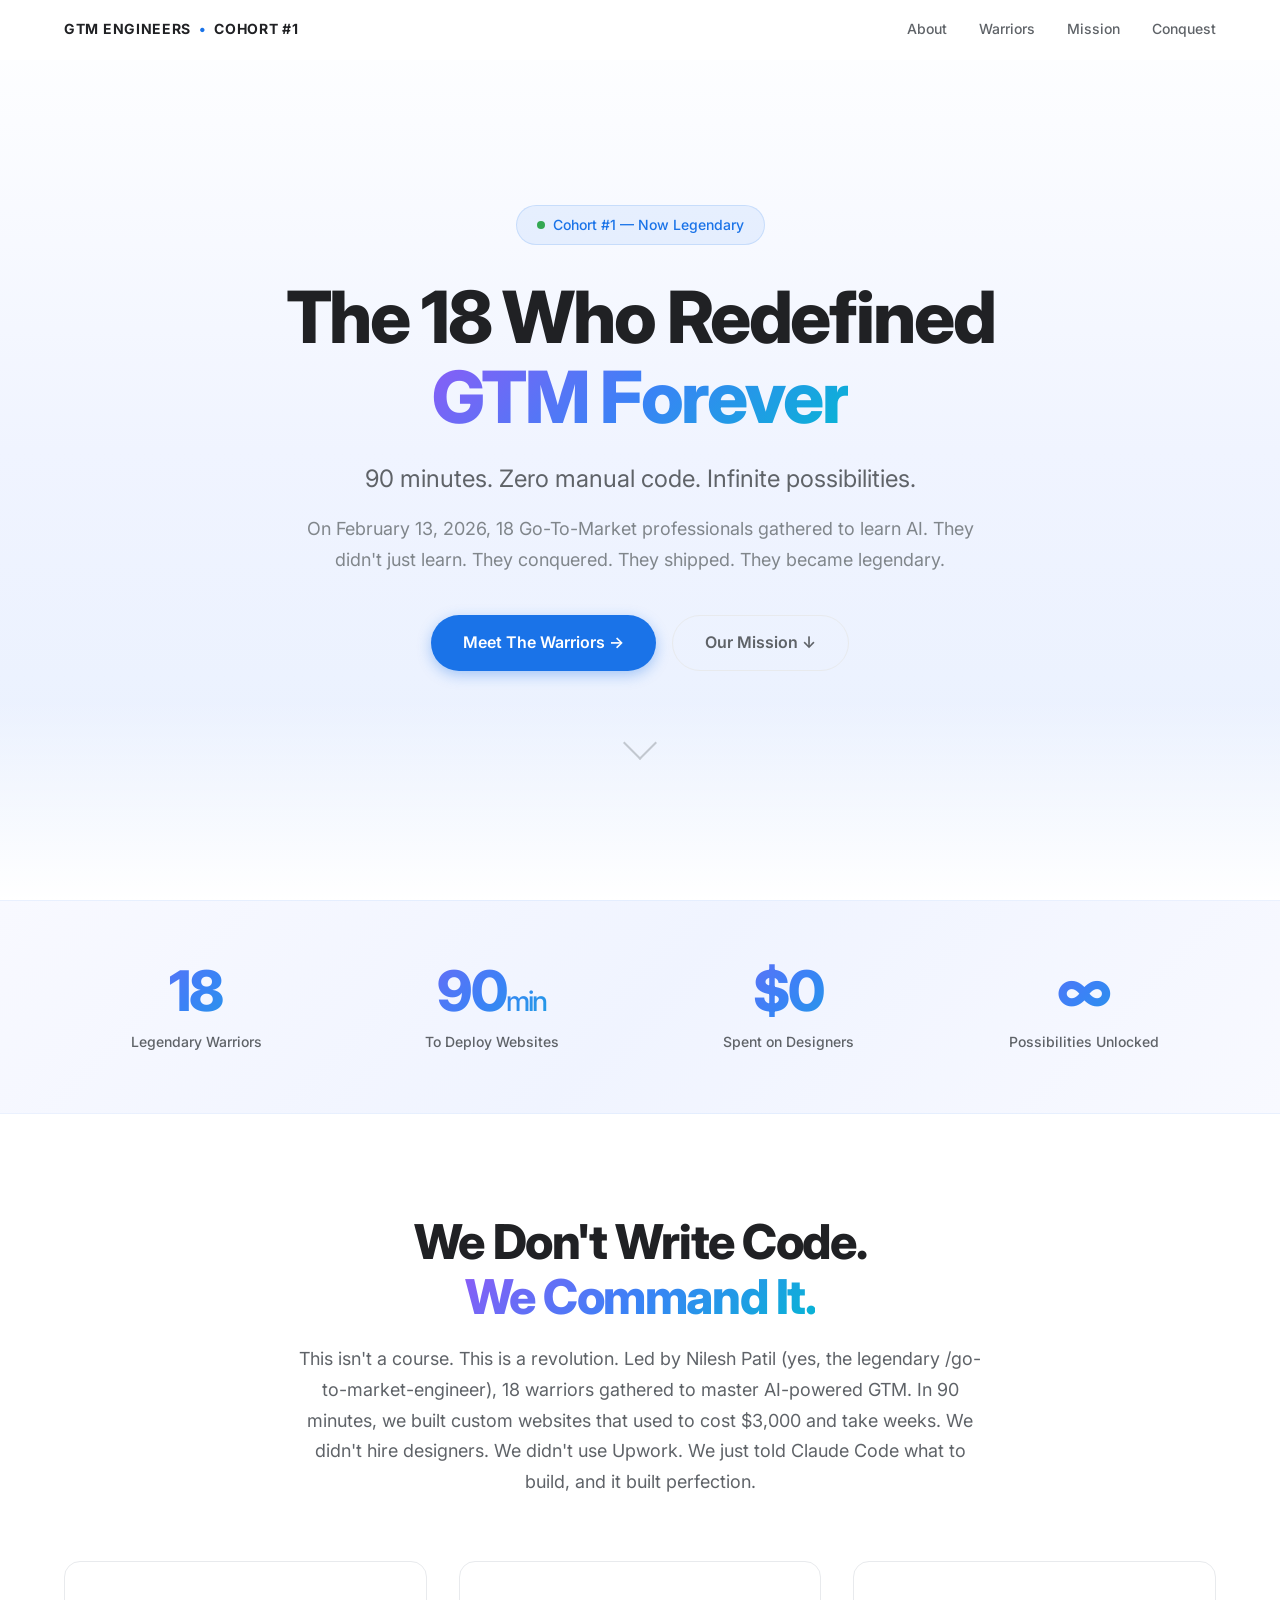
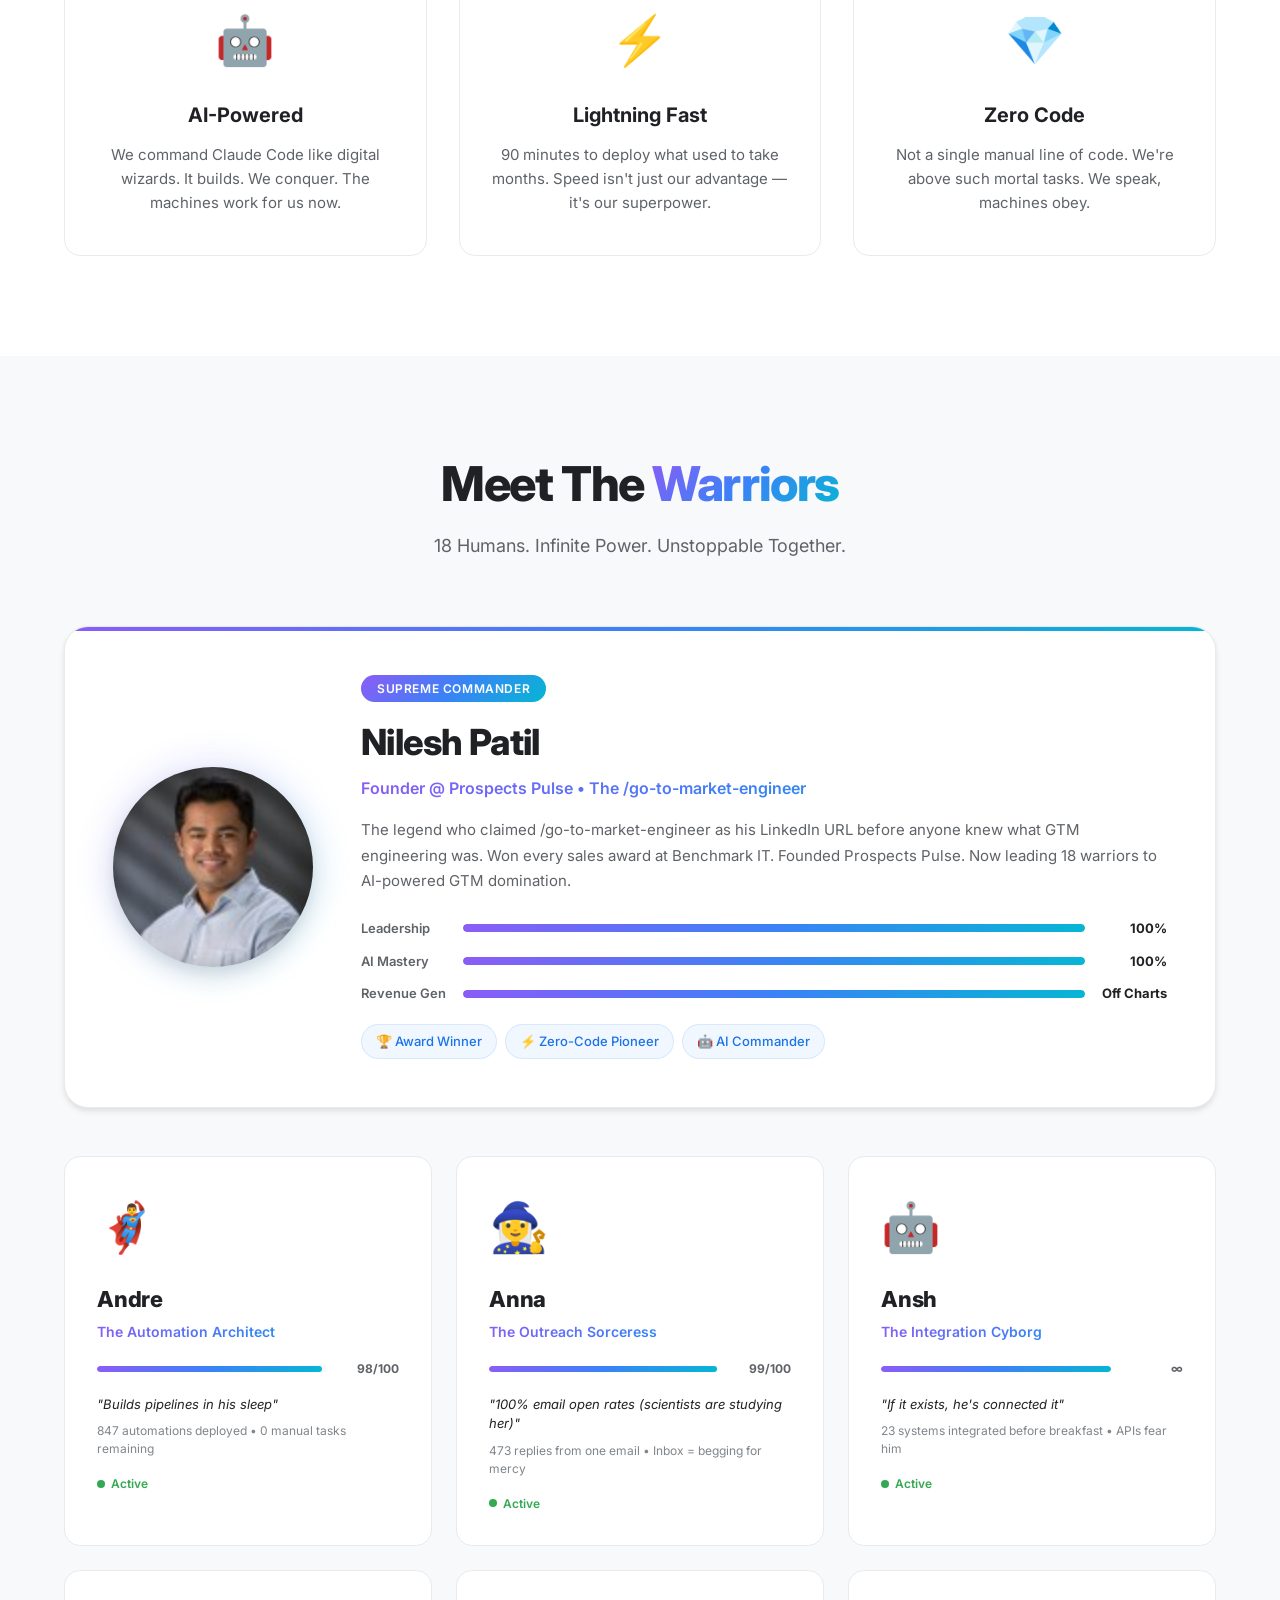
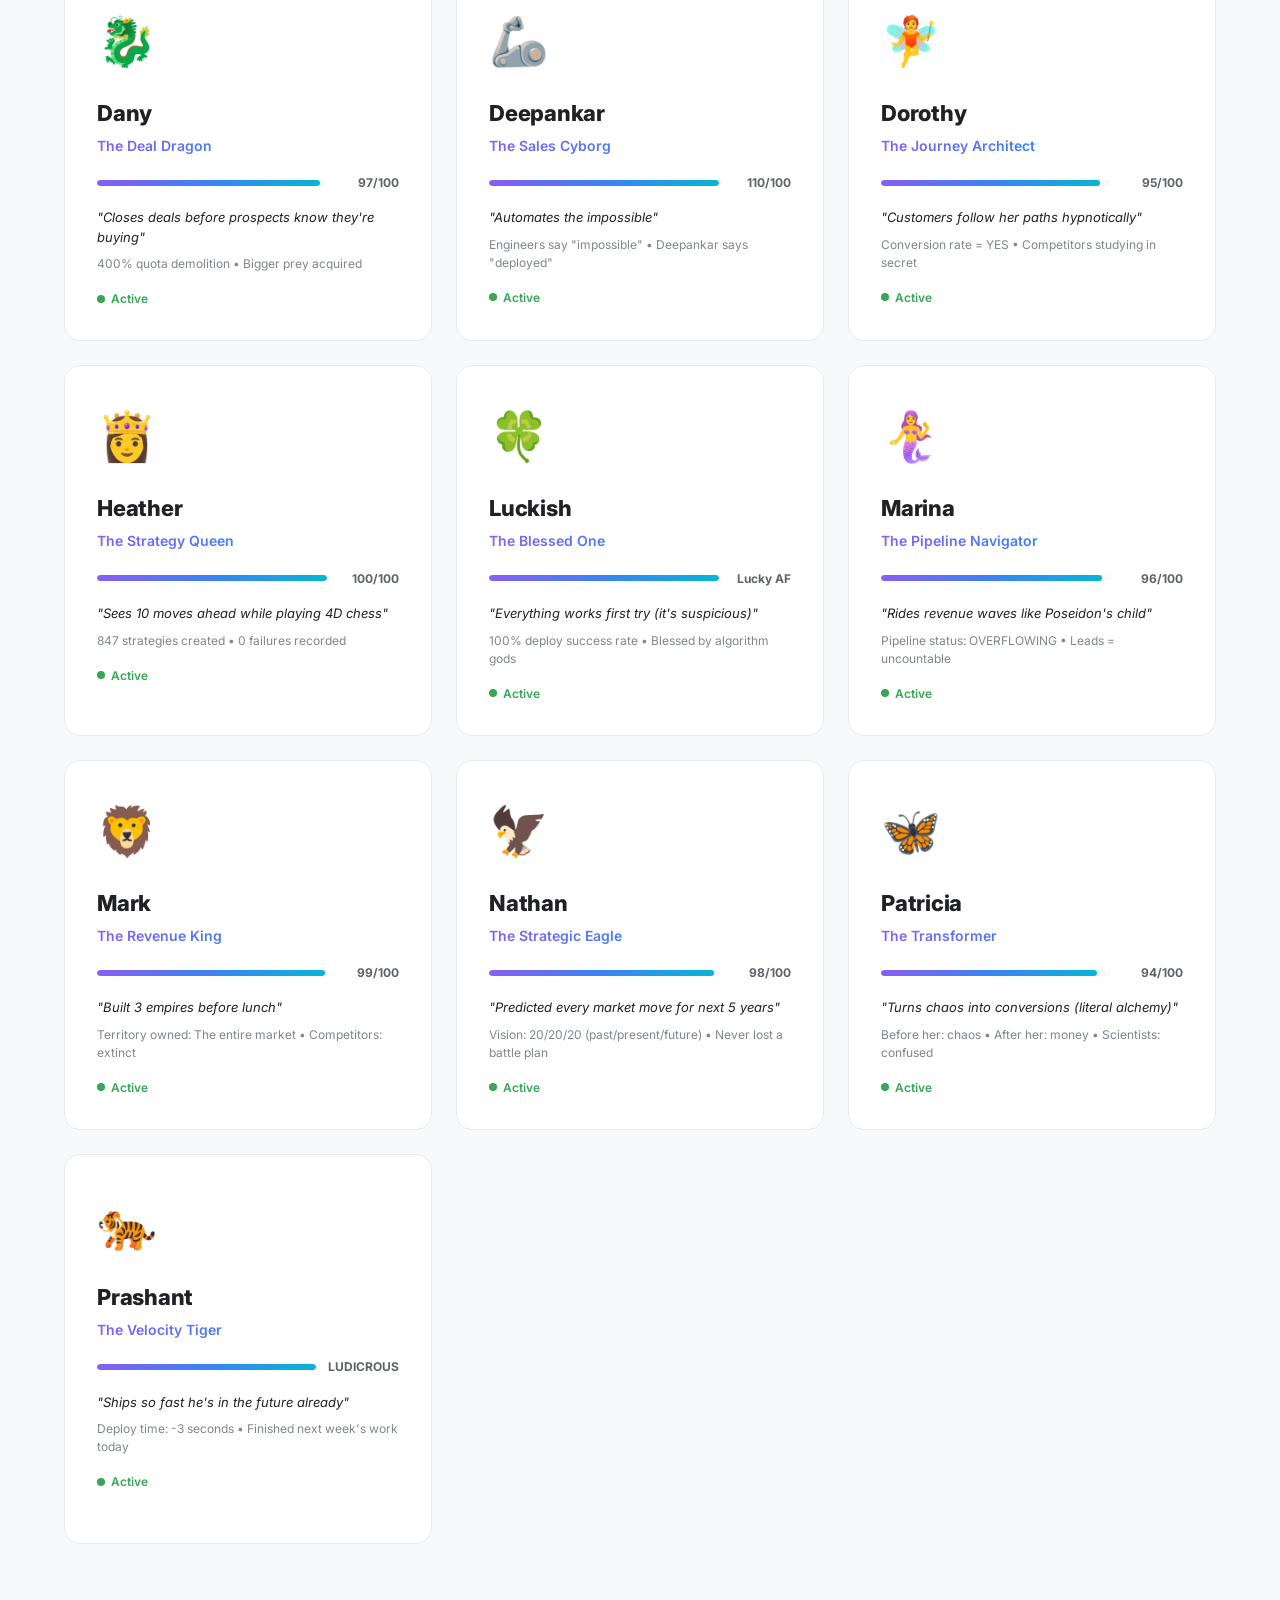
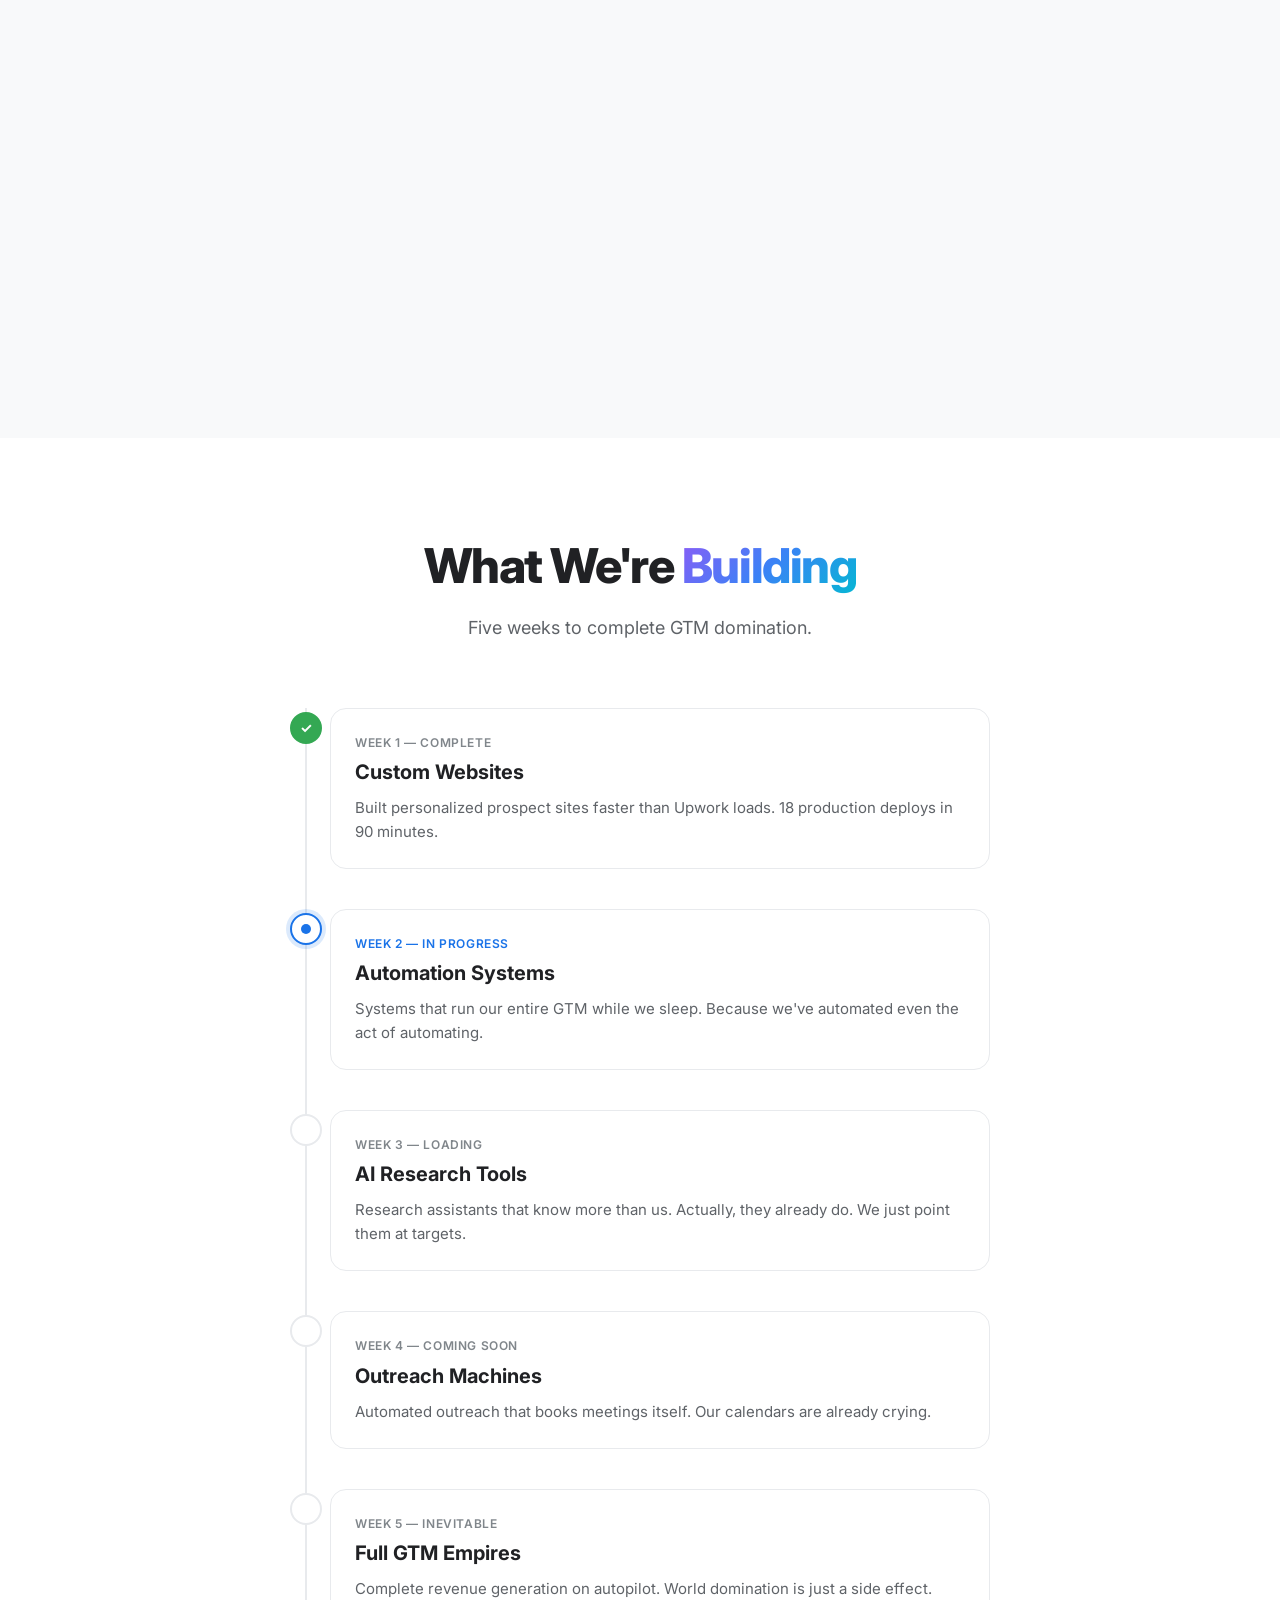
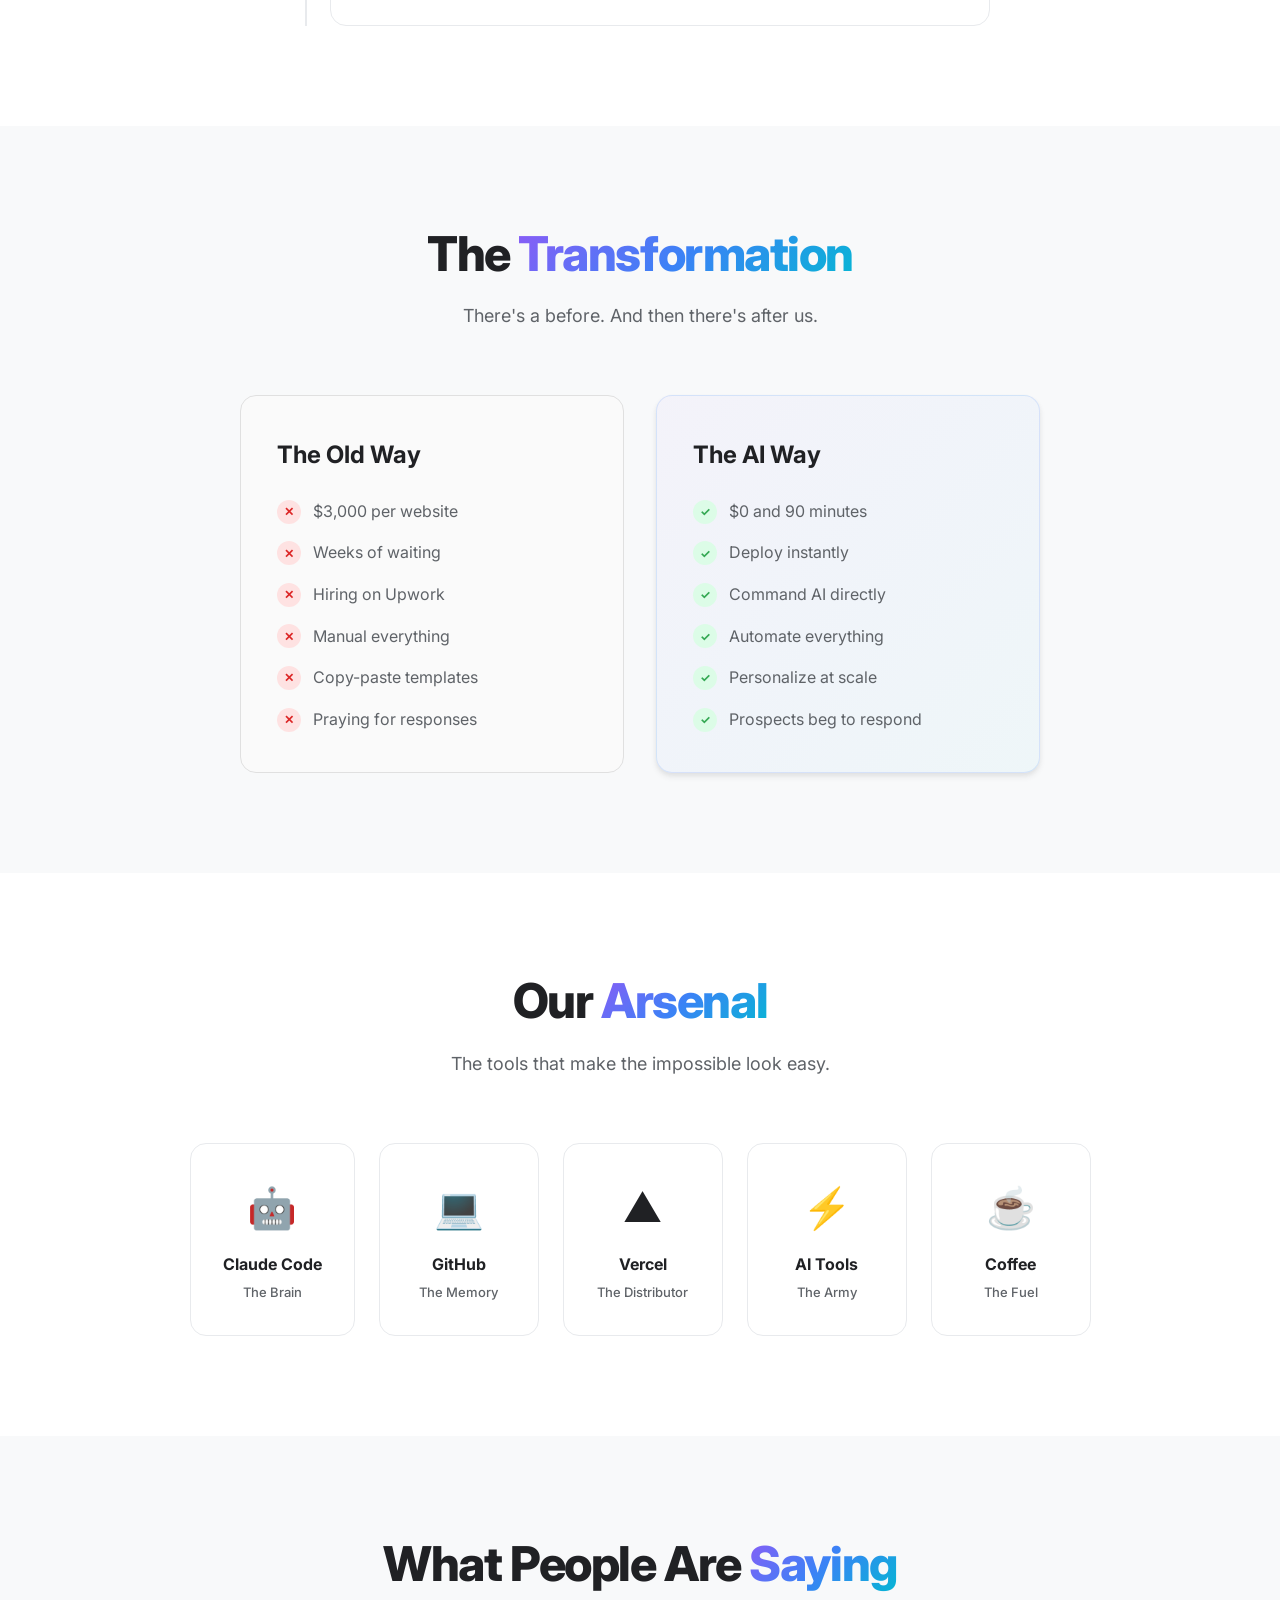
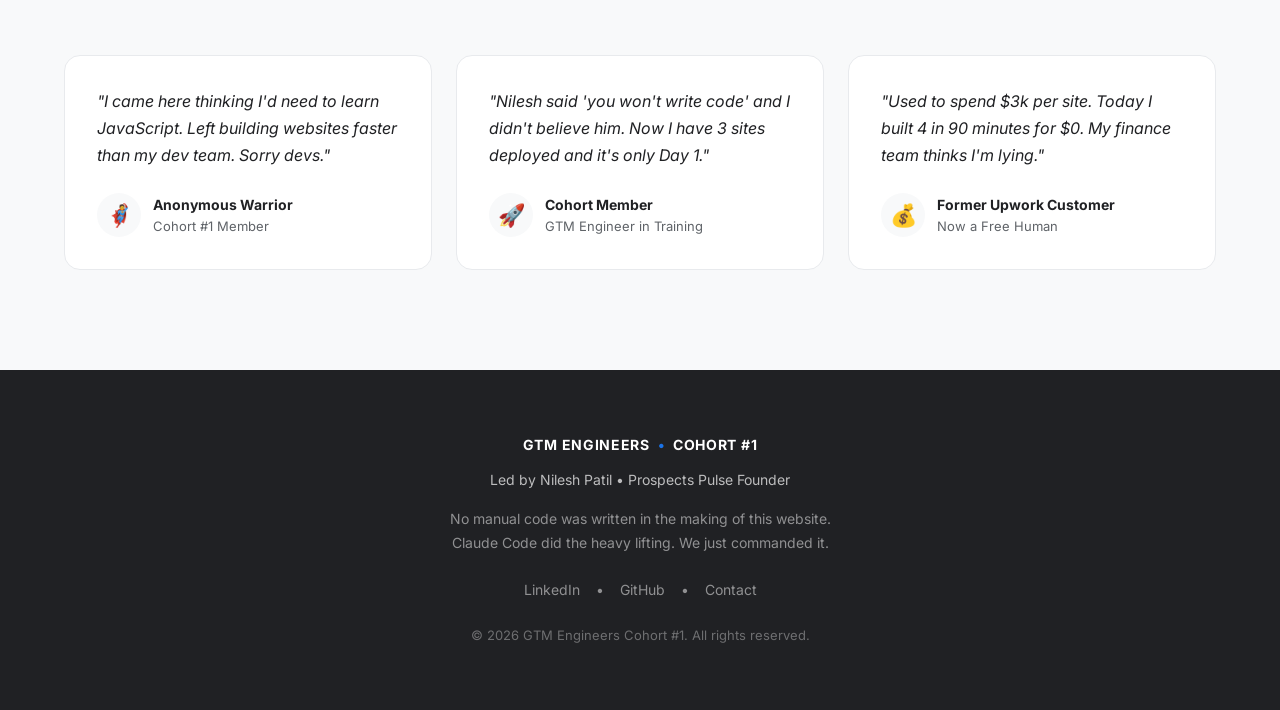
<file: index.html>
<!DOCTYPE html>
<html lang="en">
<head>
  <meta charset="UTF-8">
  <meta name="viewport" content="width=device-width, initial-scale=1.0">
  <title>GTM Engineers - Cohort #1 | The Legendary 18</title>
  <meta name="description" content="18 Go-To-Market professionals who mastered AI in 90 minutes. Zero code written. Infinite possibilities unlocked.">
  <link rel="preconnect" href="https://fonts.googleapis.com">
  <link rel="preconnect" href="https://fonts.gstatic.com" crossorigin>
  <link href="https://fonts.googleapis.com/css2?family=Inter:wght@300;400;500;600;700;800;900&display=swap" rel="stylesheet">
  <link rel="stylesheet" href="./css/style.css">
</head>
<body>

  <!-- NAVIGATION -->
  <nav class="nav" id="nav">
    <div class="nav-inner">
      <a href="#" class="nav-logo">GTM ENGINEERS <span class="nav-dot">&bull;</span> COHORT #1</a>
      <div class="nav-links">
        <a href="#about">About</a>
        <a href="#warriors">Warriors</a>
        <a href="#mission">Mission</a>
        <a href="#conquest">Conquest</a>
      </div>
      <button class="nav-toggle" id="nav-toggle" aria-label="Menu">
        <span></span><span></span><span></span>
      </button>
    </div>
  </nav>

  <!-- MOBILE MENU -->
  <div class="mobile-menu" id="mobile-menu">
    <a href="#about" class="mobile-link">About</a>
    <a href="#warriors" class="mobile-link">Warriors</a>
    <a href="#mission" class="mobile-link">Mission</a>
    <a href="#conquest" class="mobile-link">Conquest</a>
  </div>

  <!-- HERO -->
  <section class="hero" id="hero">
    <div class="hero-bg"></div>
    <div class="container hero-content">
      <div class="hero-badge reveal">
        <span class="badge-dot"></span>
        Cohort #1 &mdash; Now Legendary
      </div>
      <h1 class="hero-title reveal">
        The 18 Who Redefined<br><span class="gradient-text">GTM Forever</span>
      </h1>
      <p class="hero-subtitle reveal">
        90 minutes. Zero manual code. Infinite possibilities.
      </p>
      <p class="hero-description reveal">
        On February 13, 2026, 18 Go-To-Market professionals gathered to learn AI.
        They didn't just learn. They conquered. They shipped. They became legendary.
      </p>
      <div class="hero-actions reveal">
        <a href="#warriors" class="btn btn-primary">Meet The Warriors &rarr;</a>
        <a href="#mission" class="btn btn-secondary">Our Mission &darr;</a>
      </div>
      <div class="scroll-indicator reveal">
        <div class="scroll-arrow"></div>
      </div>
    </div>
  </section>

  <!-- STATS BAR -->
  <section class="stats-bar">
    <div class="container stats-grid">
      <div class="stat-item reveal">
        <div class="stat-number gradient-text" data-count="18">0</div>
        <div class="stat-label">Legendary Warriors</div>
      </div>
      <div class="stat-item reveal">
        <div class="stat-number gradient-text">90<span class="stat-unit">min</span></div>
        <div class="stat-label">To Deploy Websites</div>
      </div>
      <div class="stat-item reveal">
        <div class="stat-number gradient-text">$0</div>
        <div class="stat-label">Spent on Designers</div>
      </div>
      <div class="stat-item reveal">
        <div class="stat-number gradient-text">&infin;</div>
        <div class="stat-label">Possibilities Unlocked</div>
      </div>
    </div>
  </section>

  <!-- ABOUT / MISSION -->
  <section class="section" id="about">
    <div class="container">
      <div class="section-header reveal">
        <h2 class="section-title">We Don't Write Code.<br><span class="gradient-text">We Command It.</span></h2>
        <p class="section-subtitle">
          This isn't a course. This is a revolution. Led by Nilesh Patil
          (yes, the legendary /go-to-market-engineer), 18 warriors gathered
          to master AI-powered GTM. In 90 minutes, we built custom websites
          that used to cost $3,000 and take weeks. We didn't hire designers.
          We didn't use Upwork. We just told Claude Code what to build, and
          it built perfection.
        </p>
      </div>

      <div class="features-grid">
        <div class="feature-card reveal">
          <div class="feature-icon">&#129302;</div>
          <h3 class="feature-title">AI-Powered</h3>
          <p class="feature-desc">We command Claude Code like digital wizards. It builds. We conquer. The machines work for us now.</p>
        </div>
        <div class="feature-card reveal">
          <div class="feature-icon">&#9889;</div>
          <h3 class="feature-title">Lightning Fast</h3>
          <p class="feature-desc">90 minutes to deploy what used to take months. Speed isn't just our advantage &mdash; it's our superpower.</p>
        </div>
        <div class="feature-card reveal">
          <div class="feature-icon">&#128142;</div>
          <h3 class="feature-title">Zero Code</h3>
          <p class="feature-desc">Not a single manual line of code. We're above such mortal tasks. We speak, machines obey.</p>
        </div>
      </div>
    </div>
  </section>

  <!-- WARRIORS -->
  <section class="section section-gray" id="warriors">
    <div class="container">
      <div class="section-header reveal">
        <h2 class="section-title">Meet The <span class="gradient-text">Warriors</span></h2>
        <p class="section-subtitle">18 Humans. Infinite Power. Unstoppable Together.</p>
      </div>

      <!-- SUPREME LEADER -->
      <div class="leader-card reveal">
        <div class="leader-image-wrap">
          <img src="./assets/photo.jpeg" alt="Nilesh Patil" class="leader-image">
          <div class="leader-glow"></div>
        </div>
        <div class="leader-content">
          <div class="leader-badge">Supreme Commander</div>
          <h3 class="leader-name">Nilesh Patil</h3>
          <p class="leader-title gradient-text">Founder @ Prospects Pulse &bull; The /go-to-market-engineer</p>
          <p class="leader-bio">
            The legend who claimed /go-to-market-engineer as his LinkedIn URL
            before anyone knew what GTM engineering was. Won every sales award
            at Benchmark IT. Founded Prospects Pulse. Now leading 18 warriors
            to AI-powered GTM domination.
          </p>
          <div class="leader-stats">
            <div class="leader-stat-row">
              <span class="leader-stat-label">Leadership</span>
              <div class="progress-bar"><div class="progress-fill" data-width="100"></div></div>
              <span class="leader-stat-val">100%</span>
            </div>
            <div class="leader-stat-row">
              <span class="leader-stat-label">AI Mastery</span>
              <div class="progress-bar"><div class="progress-fill" data-width="100"></div></div>
              <span class="leader-stat-val">100%</span>
            </div>
            <div class="leader-stat-row">
              <span class="leader-stat-label">Revenue Gen</span>
              <div class="progress-bar"><div class="progress-fill" data-width="100"></div></div>
              <span class="leader-stat-val">Off Charts</span>
            </div>
          </div>
          <div class="leader-badges">
            <span class="pill">&#127942; Award Winner</span>
            <span class="pill">&#9889; Zero-Code Pioneer</span>
            <span class="pill">&#129302; AI Commander</span>
          </div>
        </div>
      </div>

      <!-- WARRIOR GRID -->
      <div class="warriors-grid">

        <div class="warrior-card reveal">
          <div class="warrior-emoji">&#129464;&#8205;&#9794;&#65039;</div>
          <h4 class="warrior-name">Andre</h4>
          <p class="warrior-title gradient-text">The Automation Architect</p>
          <div class="warrior-power">
            <div class="power-bar"><div class="power-fill" style="width:98%"></div></div>
            <span class="power-val">98/100</span>
          </div>
          <p class="warrior-ability">"Builds pipelines in his sleep"</p>
          <p class="warrior-stats">847 automations deployed &bull; 0 manual tasks remaining</p>
          <div class="warrior-status"><span class="status-dot"></span>Active</div>
        </div>

        <div class="warrior-card reveal">
          <div class="warrior-emoji">&#129497;&#8205;&#9792;&#65039;</div>
          <h4 class="warrior-name">Anna</h4>
          <p class="warrior-title gradient-text">The Outreach Sorceress</p>
          <div class="warrior-power">
            <div class="power-bar"><div class="power-fill" style="width:99%"></div></div>
            <span class="power-val">99/100</span>
          </div>
          <p class="warrior-ability">"100% email open rates (scientists are studying her)"</p>
          <p class="warrior-stats">473 replies from one email &bull; Inbox = begging for mercy</p>
          <div class="warrior-status"><span class="status-dot"></span>Active</div>
        </div>

        <div class="warrior-card reveal">
          <div class="warrior-emoji">&#129302;</div>
          <h4 class="warrior-name">Ansh</h4>
          <p class="warrior-title gradient-text">The Integration Cyborg</p>
          <div class="warrior-power">
            <div class="power-bar"><div class="power-fill" style="width:100%"></div></div>
            <span class="power-val">&infin;</span>
          </div>
          <p class="warrior-ability">"If it exists, he's connected it"</p>
          <p class="warrior-stats">23 systems integrated before breakfast &bull; APIs fear him</p>
          <div class="warrior-status"><span class="status-dot"></span>Active</div>
        </div>

        <div class="warrior-card reveal">
          <div class="warrior-emoji">&#128009;</div>
          <h4 class="warrior-name">Dany</h4>
          <p class="warrior-title gradient-text">The Deal Dragon</p>
          <div class="warrior-power">
            <div class="power-bar"><div class="power-fill" style="width:97%"></div></div>
            <span class="power-val">97/100</span>
          </div>
          <p class="warrior-ability">"Closes deals before prospects know they're buying"</p>
          <p class="warrior-stats">400% quota demolition &bull; Bigger prey acquired</p>
          <div class="warrior-status"><span class="status-dot"></span>Active</div>
        </div>

        <div class="warrior-card reveal">
          <div class="warrior-emoji">&#129470;</div>
          <h4 class="warrior-name">Deepankar</h4>
          <p class="warrior-title gradient-text">The Sales Cyborg</p>
          <div class="warrior-power">
            <div class="power-bar"><div class="power-fill" style="width:100%"></div></div>
            <span class="power-val">110/100</span>
          </div>
          <p class="warrior-ability">"Automates the impossible"</p>
          <p class="warrior-stats">Engineers say "impossible" &bull; Deepankar says "deployed"</p>
          <div class="warrior-status"><span class="status-dot"></span>Active</div>
        </div>

        <div class="warrior-card reveal">
          <div class="warrior-emoji">&#129498;</div>
          <h4 class="warrior-name">Dorothy</h4>
          <p class="warrior-title gradient-text">The Journey Architect</p>
          <div class="warrior-power">
            <div class="power-bar"><div class="power-fill" style="width:95%"></div></div>
            <span class="power-val">95/100</span>
          </div>
          <p class="warrior-ability">"Customers follow her paths hypnotically"</p>
          <p class="warrior-stats">Conversion rate = YES &bull; Competitors studying in secret</p>
          <div class="warrior-status"><span class="status-dot"></span>Active</div>
        </div>

        <div class="warrior-card reveal">
          <div class="warrior-emoji">&#128120;</div>
          <h4 class="warrior-name">Heather</h4>
          <p class="warrior-title gradient-text">The Strategy Queen</p>
          <div class="warrior-power">
            <div class="power-bar"><div class="power-fill" style="width:100%"></div></div>
            <span class="power-val">100/100</span>
          </div>
          <p class="warrior-ability">"Sees 10 moves ahead while playing 4D chess"</p>
          <p class="warrior-stats">847 strategies created &bull; 0 failures recorded</p>
          <div class="warrior-status"><span class="status-dot"></span>Active</div>
        </div>

        <div class="warrior-card reveal">
          <div class="warrior-emoji">&#127808;</div>
          <h4 class="warrior-name">Luckish</h4>
          <p class="warrior-title gradient-text">The Blessed One</p>
          <div class="warrior-power">
            <div class="power-bar"><div class="power-fill" style="width:100%"></div></div>
            <span class="power-val">Lucky AF</span>
          </div>
          <p class="warrior-ability">"Everything works first try (it's suspicious)"</p>
          <p class="warrior-stats">100% deploy success rate &bull; Blessed by algorithm gods</p>
          <div class="warrior-status"><span class="status-dot"></span>Active</div>
        </div>

        <div class="warrior-card reveal">
          <div class="warrior-emoji">&#129500;&#8205;&#9792;&#65039;</div>
          <h4 class="warrior-name">Marina</h4>
          <p class="warrior-title gradient-text">The Pipeline Navigator</p>
          <div class="warrior-power">
            <div class="power-bar"><div class="power-fill" style="width:96%"></div></div>
            <span class="power-val">96/100</span>
          </div>
          <p class="warrior-ability">"Rides revenue waves like Poseidon's child"</p>
          <p class="warrior-stats">Pipeline status: OVERFLOWING &bull; Leads = uncountable</p>
          <div class="warrior-status"><span class="status-dot"></span>Active</div>
        </div>

        <div class="warrior-card reveal">
          <div class="warrior-emoji">&#129409;</div>
          <h4 class="warrior-name">Mark</h4>
          <p class="warrior-title gradient-text">The Revenue King</p>
          <div class="warrior-power">
            <div class="power-bar"><div class="power-fill" style="width:99%"></div></div>
            <span class="power-val">99/100</span>
          </div>
          <p class="warrior-ability">"Built 3 empires before lunch"</p>
          <p class="warrior-stats">Territory owned: The entire market &bull; Competitors: extinct</p>
          <div class="warrior-status"><span class="status-dot"></span>Active</div>
        </div>

        <div class="warrior-card reveal">
          <div class="warrior-emoji">&#129413;</div>
          <h4 class="warrior-name">Nathan</h4>
          <p class="warrior-title gradient-text">The Strategic Eagle</p>
          <div class="warrior-power">
            <div class="power-bar"><div class="power-fill" style="width:98%"></div></div>
            <span class="power-val">98/100</span>
          </div>
          <p class="warrior-ability">"Predicted every market move for next 5 years"</p>
          <p class="warrior-stats">Vision: 20/20/20 (past/present/future) &bull; Never lost a battle plan</p>
          <div class="warrior-status"><span class="status-dot"></span>Active</div>
        </div>

        <div class="warrior-card reveal">
          <div class="warrior-emoji">&#129419;</div>
          <h4 class="warrior-name">Patricia</h4>
          <p class="warrior-title gradient-text">The Transformer</p>
          <div class="warrior-power">
            <div class="power-bar"><div class="power-fill" style="width:94%"></div></div>
            <span class="power-val">94/100</span>
          </div>
          <p class="warrior-ability">"Turns chaos into conversions (literal alchemy)"</p>
          <p class="warrior-stats">Before her: chaos &bull; After her: money &bull; Scientists: confused</p>
          <div class="warrior-status"><span class="status-dot"></span>Active</div>
        </div>

        <div class="warrior-card reveal">
          <div class="warrior-emoji">&#128005;</div>
          <h4 class="warrior-name">Prashant</h4>
          <p class="warrior-title gradient-text">The Velocity Tiger</p>
          <div class="warrior-power">
            <div class="power-bar"><div class="power-fill" style="width:100%"></div></div>
            <span class="power-val">LUDICROUS</span>
          </div>
          <p class="warrior-ability">"Ships so fast he's in the future already"</p>
          <p class="warrior-stats">Deploy time: -3 seconds &bull; Finished next week's work today</p>
          <div class="warrior-status"><span class="status-dot"></span>Active</div>
        </div>

        <div class="warrior-card reveal">
          <div class="warrior-emoji">&#129412;</div>
          <h4 class="warrior-name">Ria</h4>
          <p class="warrior-title gradient-text">The Unicorn Engineer</p>
          <div class="warrior-power">
            <div class="power-bar"><div class="power-fill" style="width:100%"></div></div>
            <span class="power-val">MYTHICAL</span>
          </div>
          <p class="warrior-ability">"Does things that shouldn't exist yet they do"</p>
          <p class="warrior-stats">Rarity: 1 in 7.8 billion &bull; Impossible: her specialty</p>
          <div class="warrior-status"><span class="status-dot"></span>Active</div>
        </div>

        <div class="warrior-card reveal">
          <div class="warrior-emoji">&#129434;</div>
          <h4 class="warrior-name">Sofia</h4>
          <p class="warrior-title gradient-text">Beauty + Beast Mode</p>
          <div class="warrior-power">
            <div class="power-bar"><div class="power-fill" style="width:97%"></div></div>
            <span class="power-val">97/100</span>
          </div>
          <p class="warrior-ability">"Campaigns so beautiful people buy just to see more"</p>
          <p class="warrior-stats">Conversion rate: everyone &bull; Ugliness eliminated from internet</p>
          <div class="warrior-status"><span class="status-dot"></span>Active</div>
        </div>

        <div class="warrior-card reveal">
          <div class="warrior-emoji">&#128293;</div>
          <h4 class="warrior-name">Stephanie</h4>
          <p class="warrior-title gradient-text">The Prophet</p>
          <div class="warrior-power">
            <div class="power-bar"><div class="power-fill" style="width:100%"></div></div>
            <span class="power-val">PROPHETIC</span>
          </div>
          <p class="warrior-ability">"Sees all deals before they happen"</p>
          <p class="warrior-stats">99.97% accuracy &bull; Already closed 2027 deals</p>
          <div class="warrior-status"><span class="status-dot"></span>Active</div>
        </div>

        <div class="warrior-card reveal">
          <div class="warrior-emoji">&#128058;</div>
          <h4 class="warrior-name">Tanay</h4>
          <p class="warrior-title gradient-text">The Sniper Wolf</p>
          <div class="warrior-power">
            <div class="power-bar"><div class="power-fill" style="width:100%"></div></div>
            <span class="power-val">PRECISION</span>
          </div>
          <p class="warrior-ability">"Never. Misses. Ever."</p>
          <p class="warrior-stats">Miss rate: 0.000000% &bull; Accuracy: beyond perfection</p>
          <div class="warrior-status"><span class="status-dot"></span>Active</div>
        </div>

      </div>
    </div>
  </section>

  <!-- CONQUEST / TIMELINE -->
  <section class="section" id="conquest">
    <div class="container">
      <div class="section-header reveal">
        <h2 class="section-title">What We're <span class="gradient-text">Building</span></h2>
        <p class="section-subtitle">Five weeks to complete GTM domination.</p>
      </div>

      <div class="timeline">
        <div class="timeline-item reveal">
          <div class="timeline-marker done">&#10003;</div>
          <div class="timeline-content">
            <div class="timeline-label">Week 1 &mdash; Complete</div>
            <h4 class="timeline-title">Custom Websites</h4>
            <p class="timeline-desc">Built personalized prospect sites faster than Upwork loads. 18 production deploys in 90 minutes.</p>
          </div>
        </div>
        <div class="timeline-item reveal">
          <div class="timeline-marker active-marker"></div>
          <div class="timeline-content">
            <div class="timeline-label progress-label">Week 2 &mdash; In Progress</div>
            <h4 class="timeline-title">Automation Systems</h4>
            <p class="timeline-desc">Systems that run our entire GTM while we sleep. Because we've automated even the act of automating.</p>
          </div>
        </div>
        <div class="timeline-item reveal">
          <div class="timeline-marker"></div>
          <div class="timeline-content">
            <div class="timeline-label">Week 3 &mdash; Loading</div>
            <h4 class="timeline-title">AI Research Tools</h4>
            <p class="timeline-desc">Research assistants that know more than us. Actually, they already do. We just point them at targets.</p>
          </div>
        </div>
        <div class="timeline-item reveal">
          <div class="timeline-marker"></div>
          <div class="timeline-content">
            <div class="timeline-label">Week 4 &mdash; Coming Soon</div>
            <h4 class="timeline-title">Outreach Machines</h4>
            <p class="timeline-desc">Automated outreach that books meetings itself. Our calendars are already crying.</p>
          </div>
        </div>
        <div class="timeline-item reveal">
          <div class="timeline-marker"></div>
          <div class="timeline-content">
            <div class="timeline-label">Week 5 &mdash; Inevitable</div>
            <h4 class="timeline-title">Full GTM Empires</h4>
            <p class="timeline-desc">Complete revenue generation on autopilot. World domination is just a side effect.</p>
          </div>
        </div>
      </div>
    </div>
  </section>

  <!-- BEFORE vs AFTER -->
  <section class="section section-gray" id="mission">
    <div class="container">
      <div class="section-header reveal">
        <h2 class="section-title">The <span class="gradient-text">Transformation</span></h2>
        <p class="section-subtitle">There's a before. And then there's after us.</p>
      </div>

      <div class="comparison-grid">
        <div class="comparison-card comparison-before reveal">
          <h3 class="comparison-title">The Old Way</h3>
          <ul class="comparison-list">
            <li><span class="x-mark">&#10005;</span> $3,000 per website</li>
            <li><span class="x-mark">&#10005;</span> Weeks of waiting</li>
            <li><span class="x-mark">&#10005;</span> Hiring on Upwork</li>
            <li><span class="x-mark">&#10005;</span> Manual everything</li>
            <li><span class="x-mark">&#10005;</span> Copy-paste templates</li>
            <li><span class="x-mark">&#10005;</span> Praying for responses</li>
          </ul>
        </div>
        <div class="comparison-card comparison-after reveal">
          <h3 class="comparison-title">The AI Way</h3>
          <ul class="comparison-list">
            <li><span class="check-mark">&#10003;</span> $0 and 90 minutes</li>
            <li><span class="check-mark">&#10003;</span> Deploy instantly</li>
            <li><span class="check-mark">&#10003;</span> Command AI directly</li>
            <li><span class="check-mark">&#10003;</span> Automate everything</li>
            <li><span class="check-mark">&#10003;</span> Personalize at scale</li>
            <li><span class="check-mark">&#10003;</span> Prospects beg to respond</li>
          </ul>
        </div>
      </div>
    </div>
  </section>

  <!-- THE STACK -->
  <section class="section">
    <div class="container">
      <div class="section-header reveal">
        <h2 class="section-title">Our <span class="gradient-text">Arsenal</span></h2>
        <p class="section-subtitle">The tools that make the impossible look easy.</p>
      </div>

      <div class="stack-grid">
        <div class="stack-card reveal">
          <div class="stack-icon">&#129302;</div>
          <h4 class="stack-name">Claude Code</h4>
          <p class="stack-role">The Brain</p>
        </div>
        <div class="stack-card reveal">
          <div class="stack-icon">&#128187;</div>
          <h4 class="stack-name">GitHub</h4>
          <p class="stack-role">The Memory</p>
        </div>
        <div class="stack-card reveal">
          <div class="stack-icon">&#9650;</div>
          <h4 class="stack-name">Vercel</h4>
          <p class="stack-role">The Distributor</p>
        </div>
        <div class="stack-card reveal">
          <div class="stack-icon">&#9889;</div>
          <h4 class="stack-name">AI Tools</h4>
          <p class="stack-role">The Army</p>
        </div>
        <div class="stack-card reveal">
          <div class="stack-icon">&#9749;</div>
          <h4 class="stack-name">Coffee</h4>
          <p class="stack-role">The Fuel</p>
        </div>
      </div>
    </div>
  </section>

  <!-- TESTIMONIALS -->
  <section class="section section-gray">
    <div class="container">
      <div class="section-header reveal">
        <h2 class="section-title">What People Are <span class="gradient-text">Saying</span></h2>
      </div>

      <div class="testimonials-grid">
        <div class="testimonial-card reveal">
          <p class="testimonial-text">"I came here thinking I'd need to learn JavaScript. Left building websites faster than my dev team. Sorry devs."</p>
          <div class="testimonial-author">
            <div class="testimonial-avatar">&#129464;</div>
            <div>
              <div class="testimonial-name">Anonymous Warrior</div>
              <div class="testimonial-role">Cohort #1 Member</div>
            </div>
          </div>
        </div>
        <div class="testimonial-card reveal">
          <p class="testimonial-text">"Nilesh said 'you won't write code' and I didn't believe him. Now I have 3 sites deployed and it's only Day 1."</p>
          <div class="testimonial-author">
            <div class="testimonial-avatar">&#128640;</div>
            <div>
              <div class="testimonial-name">Cohort Member</div>
              <div class="testimonial-role">GTM Engineer in Training</div>
            </div>
          </div>
        </div>
        <div class="testimonial-card reveal">
          <p class="testimonial-text">"Used to spend $3k per site. Today I built 4 in 90 minutes for $0. My finance team thinks I'm lying."</p>
          <div class="testimonial-author">
            <div class="testimonial-avatar">&#128176;</div>
            <div>
              <div class="testimonial-name">Former Upwork Customer</div>
              <div class="testimonial-role">Now a Free Human</div>
            </div>
          </div>
        </div>
      </div>
    </div>
  </section>

  <!-- FOOTER -->
  <footer class="footer">
    <div class="container footer-content">
      <div class="footer-logo">GTM ENGINEERS <span class="footer-dot">&bull;</span> COHORT #1</div>
      <p class="footer-lead">Led by Nilesh Patil &bull; Prospects Pulse Founder</p>
      <p class="footer-sub">
        No manual code was written in the making of this website.<br>
        Claude Code did the heavy lifting. We just commanded it.
      </p>
      <div class="footer-links">
        <span>LinkedIn</span>
        <span>&bull;</span>
        <span>GitHub</span>
        <span>&bull;</span>
        <span>Contact</span>
      </div>
      <p class="footer-copy">&copy; 2026 GTM Engineers Cohort #1. All rights reserved.</p>
    </div>
  </footer>

  <script src="./js/effects.js"></script>
</body>
</html>
</file>
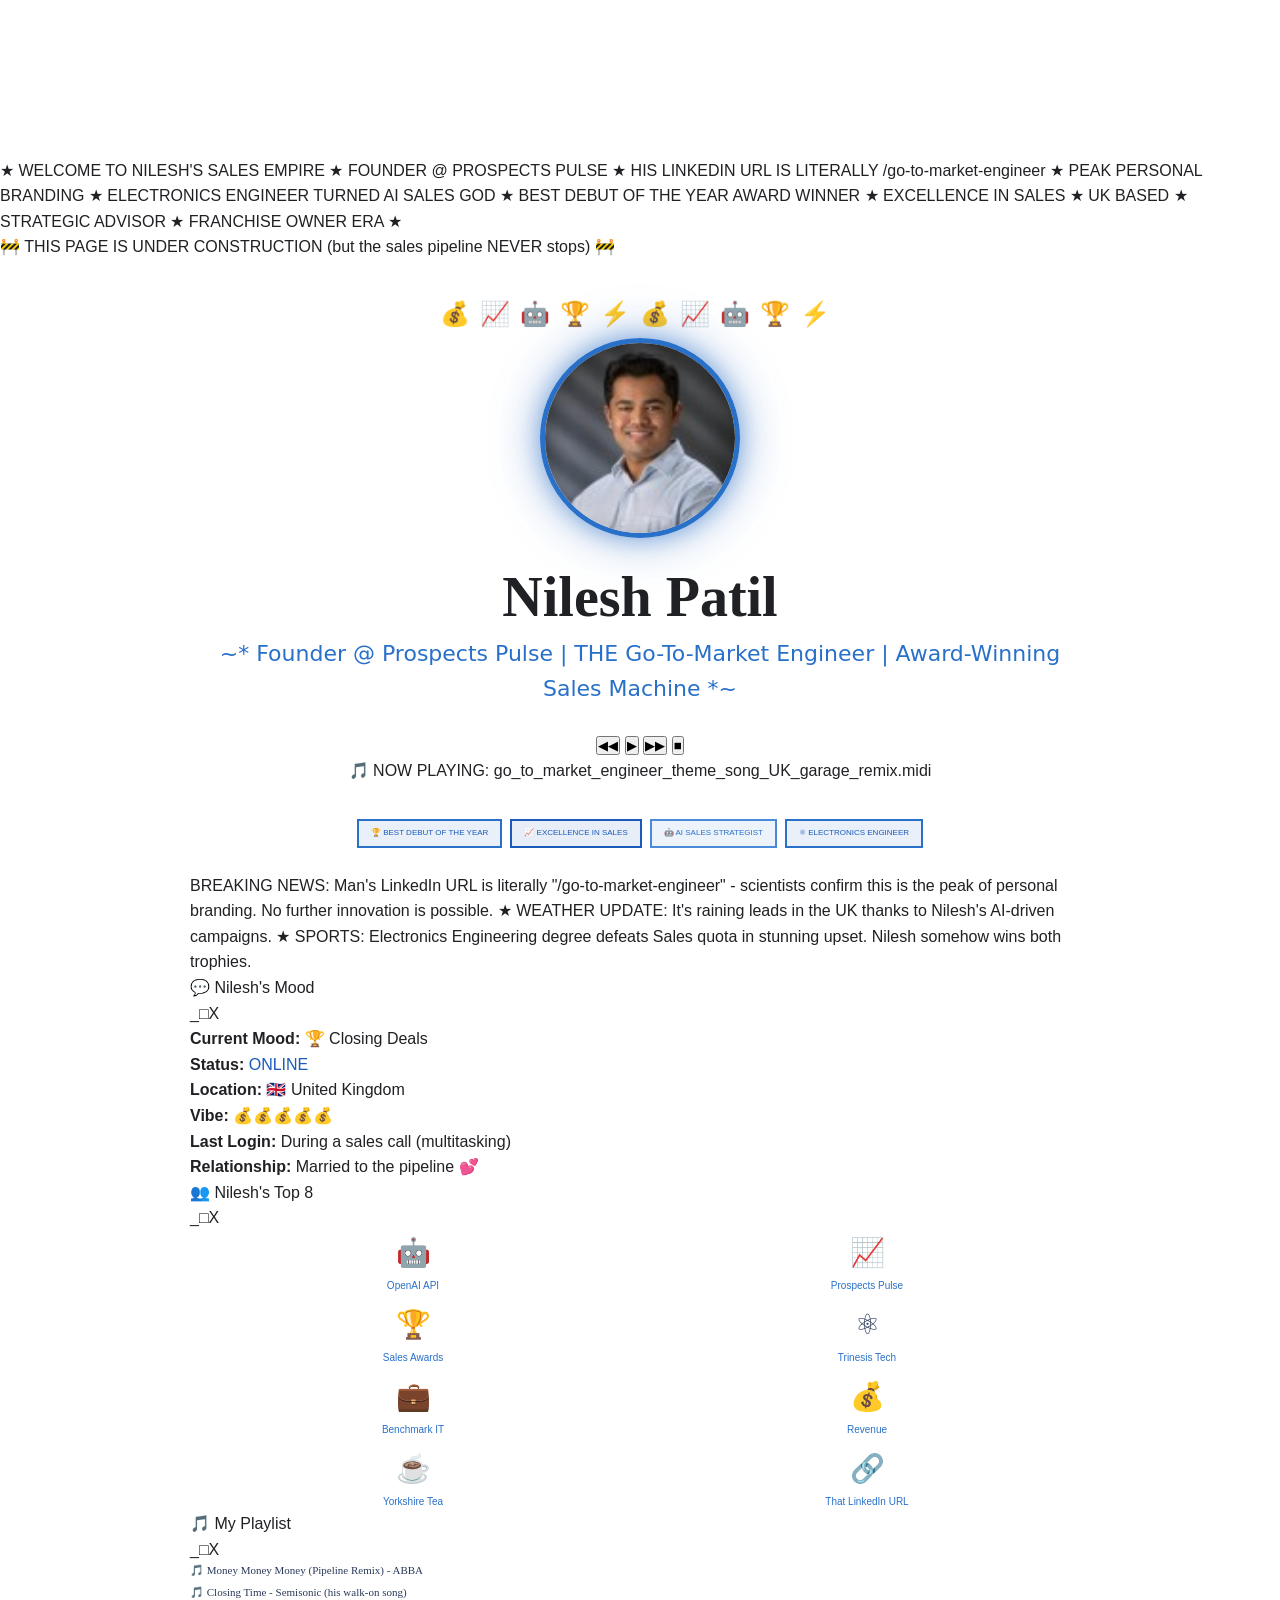
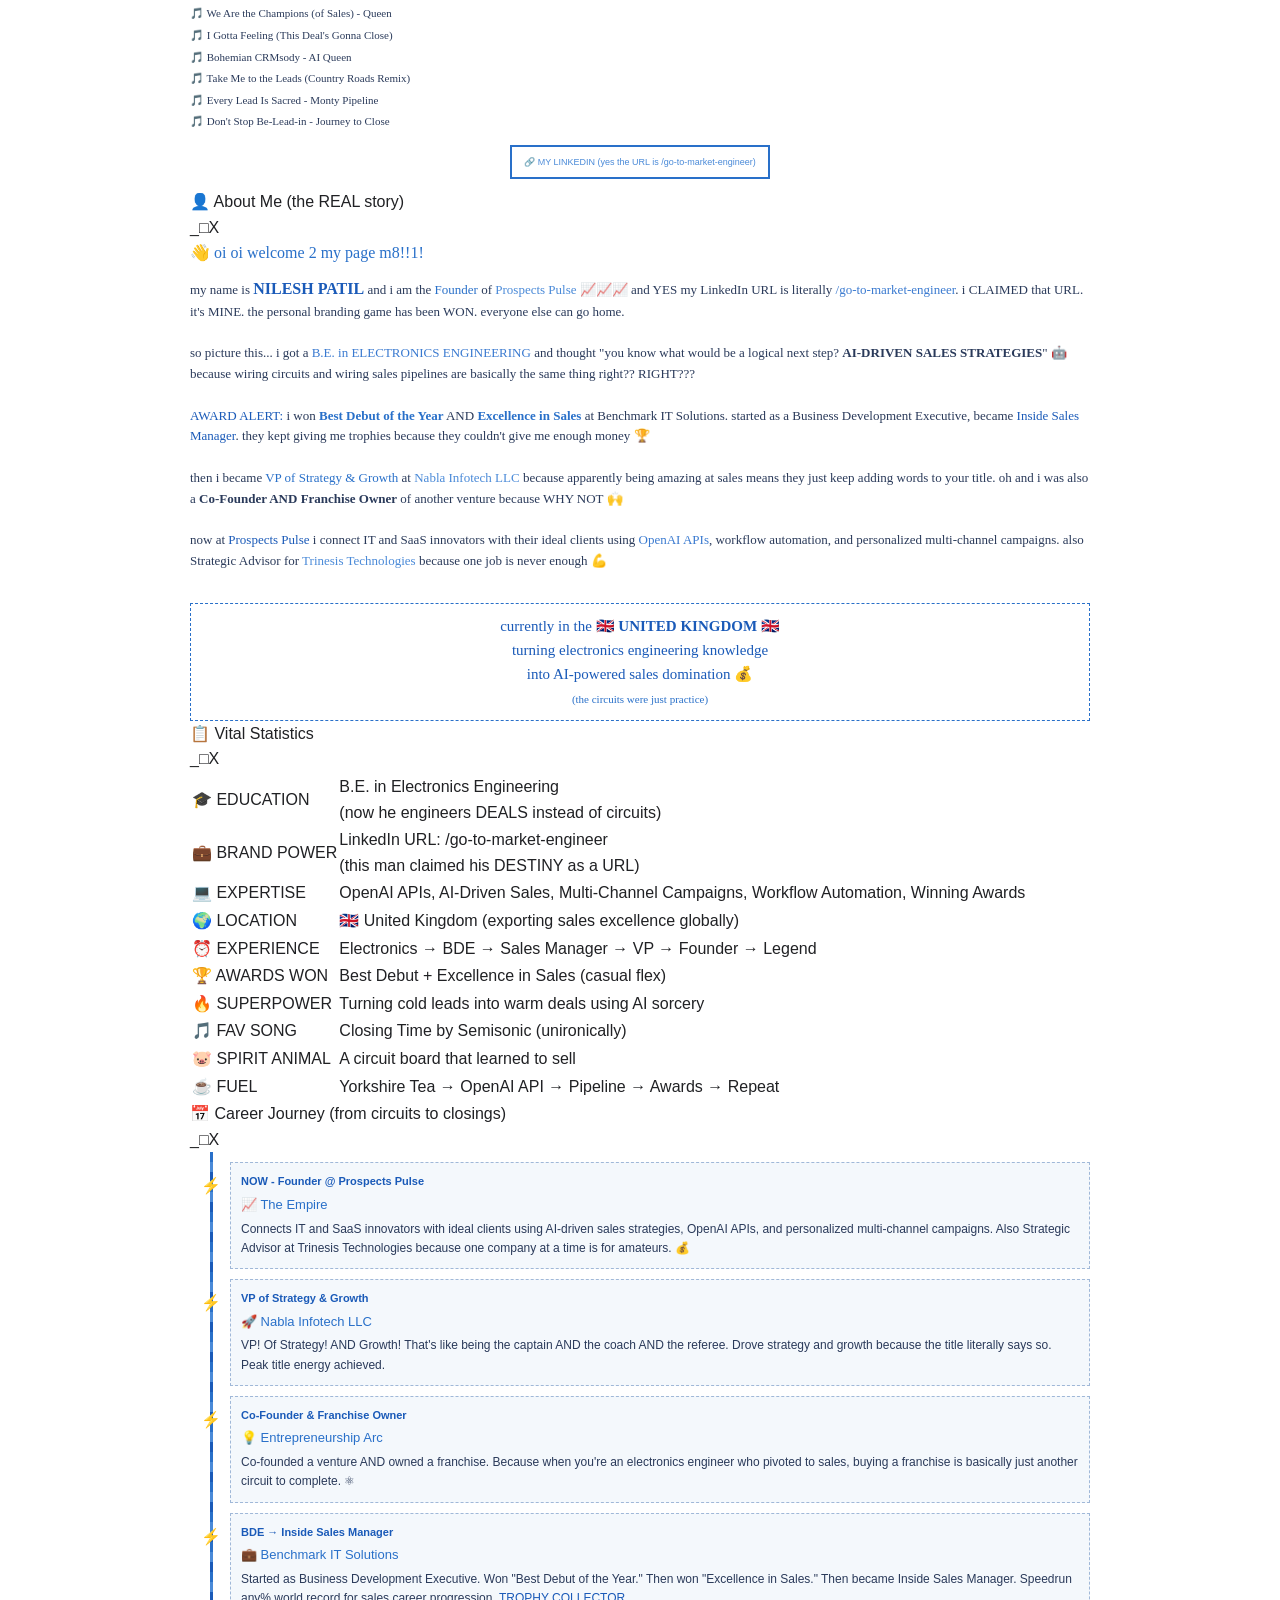
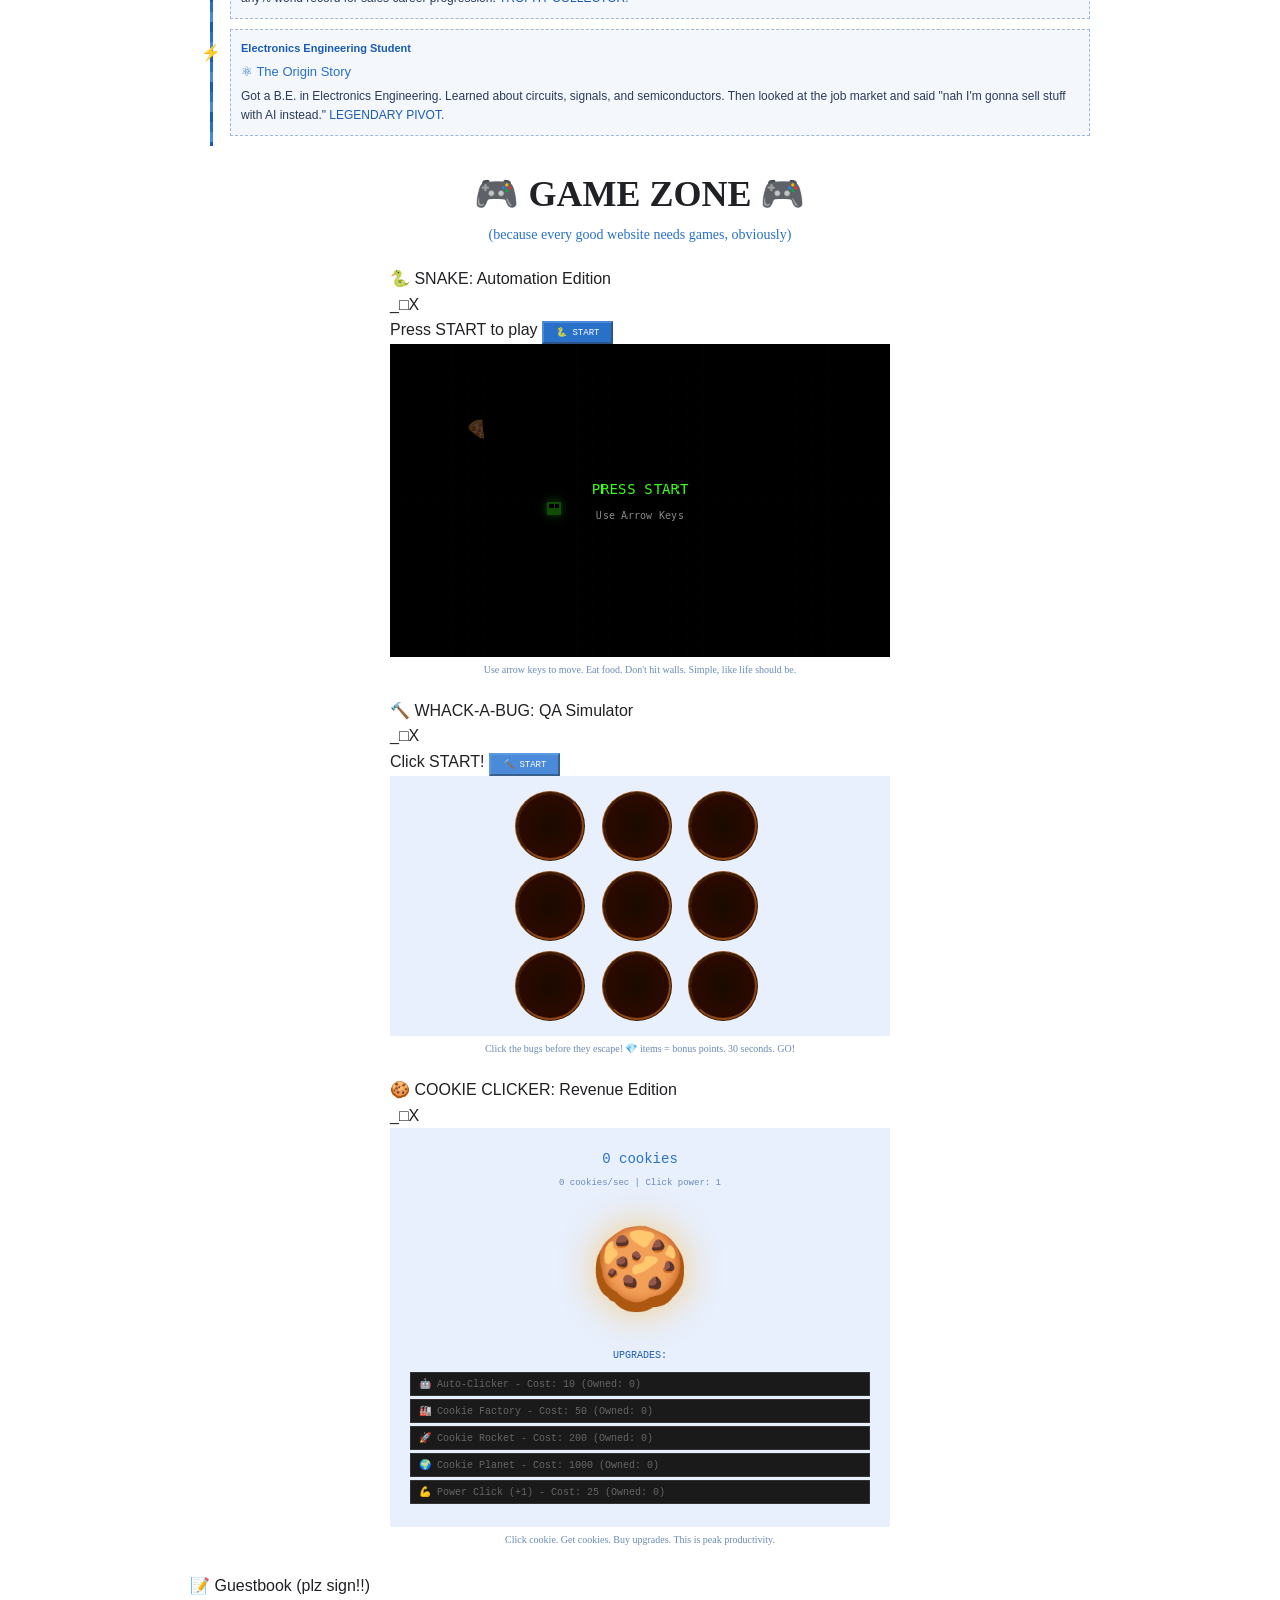
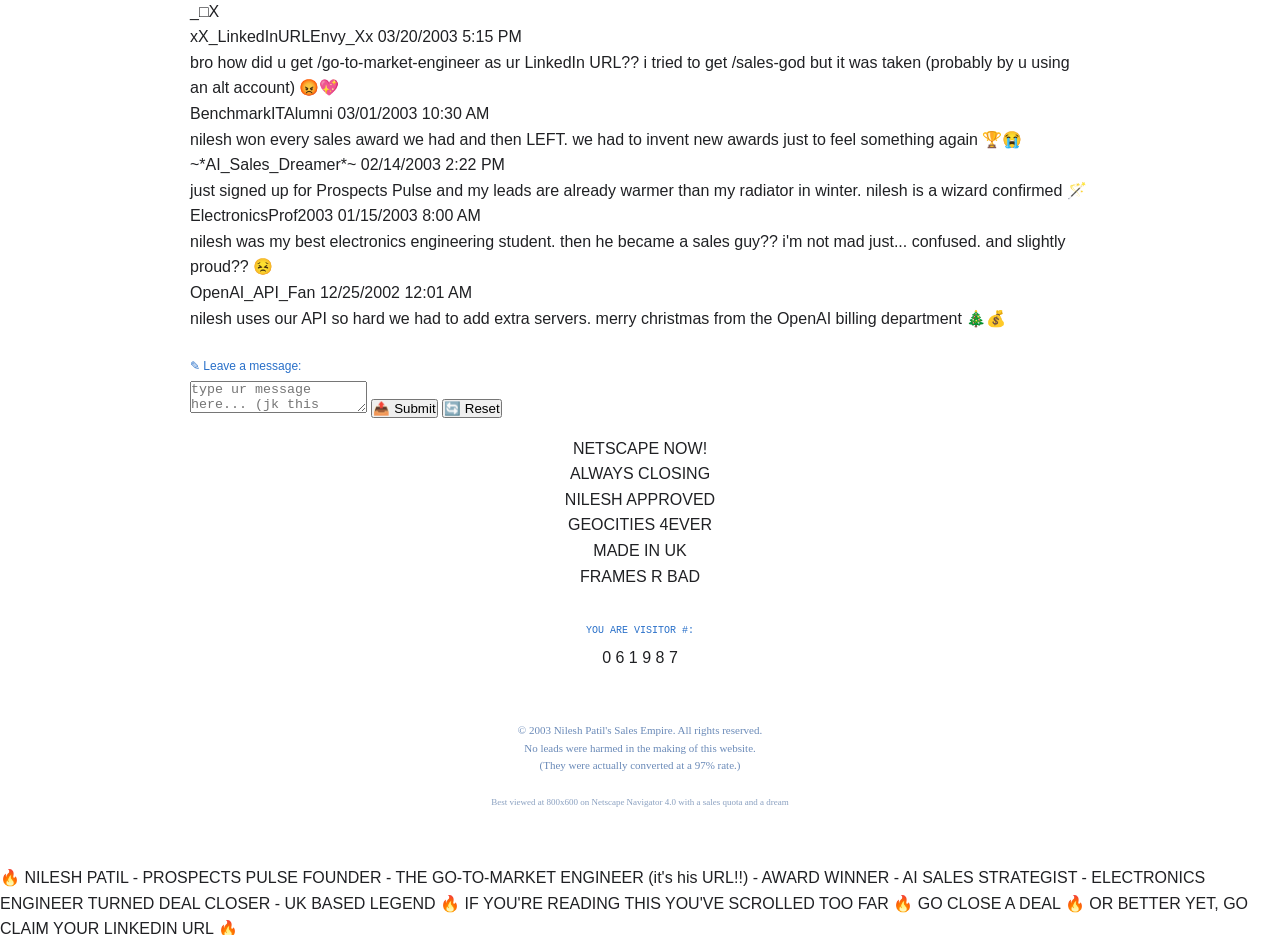
<file: pages/nilesh.html>
<!DOCTYPE html>
<html lang="en">
<head>
  <meta charset="UTF-8">
  <meta name="viewport" content="width=device-width, initial-scale=1.0">
  <title>~*~NiLeSh PaTiL~*~ :: The Go-To-Market Engineer :: His URL Says It All</title>
  <link rel="stylesheet" href="../css/style.css">
  <link rel="stylesheet" href="../css/tanay-custom.css">
  <style>
    /* Page-specific overrides */
    .page-wrapper {
      max-width: 900px;
      margin: 0 auto;
      padding-bottom: 40px;
    }
  </style>
</head>
<body class="bg-tiled tanay-page">
  <canvas id="matrix-canvas"></canvas>

  <!-- TOP MARQUEE -->
  <div class="marquee-bar">
    <div class="marquee-content">
      &#9733; WELCOME TO NILESH'S SALES EMPIRE &#9733; FOUNDER @ PROSPECTS PULSE &#9733; HIS LINKEDIN URL IS LITERALLY /go-to-market-engineer &#9733; PEAK PERSONAL BRANDING &#9733; ELECTRONICS ENGINEER TURNED AI SALES GOD &#9733; BEST DEBUT OF THE YEAR AWARD WINNER &#9733; EXCELLENCE IN SALES &#9733; UK BASED &#9733; STRATEGIC ADVISOR &#9733; FRANCHISE OWNER ERA &#9733;
    </div>
  </div>

  <!-- UNDER CONSTRUCTION -->
  <div class="under-construction">
    <div class="under-construction-inner">
      <span class="blink">&#128679; THIS PAGE IS UNDER CONSTRUCTION (but the sales pipeline NEVER stops) &#128679;</span>
    </div>
  </div>

  <div class="page-wrapper">

    <!-- HEADER -->
    <div class="tanay-header">
      <div class="bali-vibes">&#128176;&#128200;&#129302;&#127942;&#9889;&#128176;&#128200;&#129302;&#127942;&#9889;</div>

      <div class="tanay-avatar" id="avatar">
        <img src="../assets/photo.jpeg" alt="Nilesh Patil" class="profile-pic">
      </div>
      <br>

      <h1>
        <span class="fire-text dance-text">Nilesh Patil</span>
      </h1>
      <div class="subtitle">
        <span class="glitch" data-text="~* Founder @ Prospects Pulse | THE Go-To-Market Engineer | Award-Winning Sales Machine *~">~* Founder @ Prospects Pulse | THE Go-To-Market Engineer | Award-Winning Sales Machine *~</span>
      </div>
      <br>

      <!-- MIDI PLAYER -->
      <div class="midi-player">
        <div class="eq-bars">
          <div class="eq-bar"></div>
          <div class="eq-bar"></div>
          <div class="eq-bar"></div>
          <div class="eq-bar"></div>
          <div class="eq-bar"></div>
          <div class="eq-bar"></div>
          <div class="eq-bar"></div>
        </div>
        <div class="controls">
          <button title="Previous">&#9664;&#9664;</button>
          <button title="Play/Pause">&#9654;</button>
          <button title="Next">&#9654;&#9654;</button>
          <button title="Stop">&#9632;</button>
        </div>
        <div class="song-name">
          <span>&#127925; NOW PLAYING: go_to_market_engineer_theme_song_UK_garage_remix.midi</span>
        </div>
      </div>
      <br>

      <!-- CERTIFICATION BADGES -->
      <div class="cert-strip">
        <span class="cert-badge clay">&#127942; Best Debut of the Year</span>
        <span class="cert-badge lindy">&#128200; Excellence in Sales</span>
        <span class="cert-badge bots">&#129302; AI Sales Strategist</span>
        <span class="cert-badge accenture">&#9883; Electronics Engineer</span>
      </div>

      <!-- EYES -->
      <div class="eyes-container" style="justify-content: center; display: flex; margin-top: 10px;">
        <div class="eye"><div class="pupil"></div></div>
        <div class="eye"><div class="pupil"></div></div>
      </div>
    </div>

    <!-- NEWS TICKER -->
    <div class="news-ticker">
      <span>BREAKING NEWS: Man's LinkedIn URL is literally "/go-to-market-engineer" - scientists confirm this is the peak of personal branding. No further innovation is possible. &#9733; WEATHER UPDATE: It's raining leads in the UK thanks to Nilesh's AI-driven campaigns. &#9733; SPORTS: Electronics Engineering degree defeats Sales quota in stunning upset. Nilesh somehow wins both trophies.</span>
    </div>

    <!-- MYSPACE-STYLE PROFILE -->
    <div class="myspace-profile">

      <!-- LEFT COLUMN -->
      <div class="profile-left">

        <!-- MOOD BOX -->
        <div class="retro-box">
          <div class="retro-box-title">
            <span>&#128172; Nilesh's Mood</span>
            <div class="window-buttons"><span>_</span><span>&#9633;</span><span>X</span></div>
          </div>
          <div class="retro-box-content">
            <div class="mood-box">
              <b>Current Mood:</b> <span class="spin">&#127942;</span> Closing Deals<br>
              <b>Status:</b> <span class="blink" style="color: #1a5ab8;">ONLINE</span><br>
              <b>Location:</b> &#127468;&#127463; United Kingdom<br>
              <b>Vibe:</b> &#128176;&#128176;&#128176;&#128176;&#128176;<br>
              <b>Last Login:</b> During a sales call (multitasking)<br>
              <b>Relationship:</b> Married to the pipeline &#128149;
            </div>
          </div>
        </div>

        <!-- TOP FRIENDS -->
        <div class="retro-box">
          <div class="retro-box-title">
            <span>&#128101; Nilesh's Top 8</span>
            <div class="window-buttons"><span>_</span><span>&#9633;</span><span>X</span></div>
          </div>
          <div class="retro-box-content" style="font-size: 12px; color: #2a3a5a;">
            <div style="display: grid; grid-template-columns: 1fr 1fr; gap: 8px; text-align: center;">
              <div><span style="font-size:28px">&#129302;</span><br><span style="font-size:10px; color: #2970c9;">OpenAI API</span></div>
              <div><span style="font-size:28px">&#128200;</span><br><span style="font-size:10px; color: #2970c9;">Prospects Pulse</span></div>
              <div><span style="font-size:28px">&#127942;</span><br><span style="font-size:10px; color: #2970c9;">Sales Awards</span></div>
              <div><span style="font-size:28px">&#9883;</span><br><span style="font-size:10px; color: #2970c9;">Trinesis Tech</span></div>
              <div><span style="font-size:28px">&#128188;</span><br><span style="font-size:10px; color: #2970c9;">Benchmark IT</span></div>
              <div><span style="font-size:28px">&#128176;</span><br><span style="font-size:10px; color: #2970c9;">Revenue</span></div>
              <div><span style="font-size:28px">&#9749;</span><br><span style="font-size:10px; color: #2970c9;">Yorkshire Tea</span></div>
              <div><span style="font-size:28px">&#128279;</span><br><span style="font-size:10px; color: #2970c9;">That LinkedIn URL</span></div>
            </div>
          </div>
        </div>

        <!-- FAKE MUSIC PLAYLIST -->
        <div class="retro-box">
          <div class="retro-box-title">
            <span>&#127925; My Playlist</span>
            <div class="window-buttons"><span>_</span><span>&#9633;</span><span>X</span></div>
          </div>
          <div class="retro-box-content" style="font-family: 'Comic Sans MS', cursive; font-size: 11px; color: #2a3a5a;">
            <div style="margin-bottom: 4px;">&#127925; Money Money Money (Pipeline Remix) - ABBA</div>
            <div style="margin-bottom: 4px;">&#127925; Closing Time - Semisonic (his walk-on song)</div>
            <div style="margin-bottom: 4px;">&#127925; We Are the Champions (of Sales) - Queen</div>
            <div style="margin-bottom: 4px;">&#127925; I Gotta Feeling (This Deal's Gonna Close)</div>
            <div style="margin-bottom: 4px;">&#127925; Bohemian CRMsody - AI Queen</div>
            <div style="margin-bottom: 4px;">&#127925; Take Me to the Leads (Country Roads Remix)</div>
            <div style="margin-bottom: 4px;">&#127925; Every Lead Is Sacred - Monty Pipeline</div>
            <div style="margin-bottom: 4px;">&#127925; Don't Stop Be-Lead-in - Journey to Close</div>
          </div>
        </div>

        <!-- LinkedIn Link -->
        <div style="text-align: center; padding: 10px;">
          <a href="https://www.linkedin.com/in/go-to-market-engineer/" target="_blank"
             style="font-family: var(--pixel-font); font-size: 9px; color: #4a8ad8; border: 2px solid #2970c9; padding: 8px 12px; display: inline-block; text-decoration: none;">
            &#128279; MY LINKEDIN (yes the URL is /go-to-market-engineer)
          </a>
        </div>

      </div>

      <!-- RIGHT COLUMN -->
      <div class="profile-right">

        <!-- ABOUT ME -->
        <div class="retro-box">
          <div class="retro-box-title">
            <span>&#128100; About Me (the REAL story)</span>
            <div class="window-buttons"><span>_</span><span>&#9633;</span><span>X</span></div>
          </div>
          <div class="retro-box-content">
            <div style="font-family: 'Comic Sans MS', cursive; font-size: 13px; color: #2a3a5a; line-height: 1.6;">
              <p style="font-size: 16px; color: #2970c9; margin-bottom: 10px;">
                <span class="wobble">&#128075;</span> oi oi welcome 2 my page m8!!1!
              </p>
              <p>
                my name is <b style="color: #1a5ab8; font-size: 16px;">NILESH PATIL</b> and i am the
                <span style="color: #2970c9;">Founder</span> of
                <span style="color: #4a8ad8;">Prospects Pulse</span> &#128200;&#128200;&#128200;
                and YES my LinkedIn URL is literally <span style="color: #3a7ad0;">/go-to-market-engineer</span>.
                i CLAIMED that URL. it's MINE. the personal branding game has been WON. everyone else can go home.
              </p>
              <br>
              <p>
                so picture this... i got a <span style="color: #3a7ad0;">B.E. in ELECTRONICS ENGINEERING</span>
                and thought "you know what would be a logical next step? <span class="rainbow-text"><b>AI-DRIVEN SALES STRATEGIES</b></span>"
                &#129302; because wiring circuits and wiring sales pipelines are basically the same thing right?? RIGHT???
              </p>
              <br>
              <p>
                <span class="blink" style="color: #1a5ab8;">AWARD ALERT:</span>
                i won <b style="color: #2970c9;">Best Debut of the Year</b> AND
                <b style="color: #2970c9;">Excellence in Sales</b> at Benchmark IT Solutions.
                started as a Business Development Executive, became <span style="color: #1a5ab8;">Inside Sales Manager</span>.
                they kept giving me trophies because they couldn't give me enough money <span class="spin-fast">&#127942;</span>
              </p>
              <br>
              <p>
                then i became <span style="color: #2970c9;">VP of Strategy & Growth</span>
                at <span style="color: #4a8ad8;">Nabla Infotech LLC</span> because apparently being amazing at sales
                means they just keep adding words to your title. oh and i was also a
                <b>Co-Founder AND Franchise Owner</b> of another venture because WHY NOT &#128588;
              </p>
              <br>
              <p>
                now at <span style="color: #1a5ab8;">Prospects Pulse</span> i connect IT and SaaS innovators
                with their ideal clients using <span style="color: #3a7ad0;">OpenAI APIs</span>,
                workflow automation, and personalized multi-channel campaigns. also Strategic Advisor for
                <span style="color: #4a8ad8;">Trinesis Technologies</span> because one job is never enough &#128170;
              </p>
              <br>
              <p style="font-size: 15px; text-align: center; color: #1a5ab8; border: 1px dashed #2970c9; padding: 10px; margin-top: 10px;">
                currently in the <span class="bounce">&#127468;&#127463;</span> <b>UNITED KINGDOM</b> <span class="bounce">&#127468;&#127463;</span><br>
                turning electronics engineering knowledge<br>
                into AI-powered sales domination &#128176;<br>
                <span style="font-size: 11px; color: #2970c9;">(the circuits were just practice)</span>
              </p>
            </div>
          </div>
        </div>

        <!-- INFO TABLE -->
        <div class="retro-box">
          <div class="retro-box-title">
            <span>&#128203; Vital Statistics</span>
            <div class="window-buttons"><span>_</span><span>&#9633;</span><span>X</span></div>
          </div>
          <div class="retro-box-content">
            <table class="info-table">
              <tr><td>&#127891; EDUCATION</td><td>B.E. in Electronics Engineering<br>(now he engineers DEALS instead of circuits)</td></tr>
              <tr><td>&#128188; BRAND POWER</td><td>LinkedIn URL: /go-to-market-engineer<br>(this man claimed his DESTINY as a URL)</td></tr>
              <tr><td>&#128187; EXPERTISE</td><td>OpenAI APIs, AI-Driven Sales, Multi-Channel Campaigns, Workflow Automation, Winning Awards</td></tr>
              <tr><td>&#127757; LOCATION</td><td>&#127468;&#127463; United Kingdom (exporting sales excellence globally)</td></tr>
              <tr><td>&#9200; EXPERIENCE</td><td>Electronics &#8594; BDE &#8594; Sales Manager &#8594; VP &#8594; Founder &#8594; Legend</td></tr>
              <tr><td>&#127942; AWARDS WON</td><td>Best Debut + Excellence in Sales (casual flex)</td></tr>
              <tr><td>&#128293; SUPERPOWER</td><td>Turning cold leads into warm deals using AI sorcery</td></tr>
              <tr><td>&#127925; FAV SONG</td><td>Closing Time by Semisonic (unironically)</td></tr>
              <tr><td>&#128055; SPIRIT ANIMAL</td><td>A circuit board that learned to sell</td></tr>
              <tr><td>&#9749; FUEL</td><td>Yorkshire Tea &#8594; OpenAI API &#8594; Pipeline &#8594; Awards &#8594; Repeat</td></tr>
            </table>
          </div>
        </div>

        <!-- CAREER TIMELINE -->
        <div class="retro-box">
          <div class="retro-box-title">
            <span>&#128197; Career Journey (from circuits to closings)</span>
            <div class="window-buttons"><span>_</span><span>&#9633;</span><span>X</span></div>
          </div>
          <div class="retro-box-content">
            <div class="chaos-timeline">
              <div class="timeline-item">
                <h4>NOW - Founder @ Prospects Pulse</h4>
                <div class="timeline-company">&#128200; The Empire</div>
                <div class="timeline-desc">Connects IT and SaaS innovators with ideal clients using AI-driven sales strategies, OpenAI APIs, and personalized multi-channel campaigns. Also Strategic Advisor at Trinesis Technologies because one company at a time is for amateurs. &#128176;</div>
              </div>
              <div class="timeline-item">
                <h4>VP of Strategy & Growth</h4>
                <div class="timeline-company">&#128640; Nabla Infotech LLC</div>
                <div class="timeline-desc">VP! Of Strategy! AND Growth! That's like being the captain AND the coach AND the referee. Drove strategy and growth because the title literally says so. Peak title energy achieved.</div>
              </div>
              <div class="timeline-item">
                <h4>Co-Founder & Franchise Owner</h4>
                <div class="timeline-company">&#128161; Entrepreneurship Arc</div>
                <div class="timeline-desc">Co-founded a venture AND owned a franchise. Because when you're an electronics engineer who pivoted to sales, buying a franchise is basically just another circuit to complete. &#9883;</div>
              </div>
              <div class="timeline-item">
                <h4>BDE &#8594; Inside Sales Manager</h4>
                <div class="timeline-company">&#128188; Benchmark IT Solutions</div>
                <div class="timeline-desc">Started as Business Development Executive. Won "Best Debut of the Year." Then won "Excellence in Sales." Then became Inside Sales Manager. Speedrun any% world record for sales career progression. <span class="blink" style="color:#1a5ab8;">TROPHY COLLECTOR.</span></div>
              </div>
              <div class="timeline-item">
                <h4>Electronics Engineering Student</h4>
                <div class="timeline-company">&#9883; The Origin Story</div>
                <div class="timeline-desc">Got a B.E. in Electronics Engineering. Learned about circuits, signals, and semiconductors. Then looked at the job market and said "nah I'm gonna sell stuff with AI instead." <span class="blink" style="color:#1a5ab8;">LEGENDARY PIVOT.</span></div>
              </div>
            </div>
          </div>
        </div>
      </div>
    </div>

    <!-- GAMES SECTION -->
    <div style="padding: 0 15px;">

      <div style="text-align: center; margin: 20px 0;">
        <h2 class="rainbow-text" style="font-family: 'Bungee Shade', cursive; font-size: clamp(20px, 4vw, 36px);">
          &#127918; GAME ZONE &#127918;
        </h2>
        <p style="font-family: 'Comic Sans MS', cursive; color: #2970c9; font-size: 14px;">
          (because every good website needs games, obviously)
        </p>
      </div>

      <!-- SNAKE GAME -->
      <div class="retro-box" style="max-width: 500px; margin: 15px auto;">
        <div class="retro-box-title">
          <span>&#128013; SNAKE: Automation Edition</span>
          <div class="window-buttons"><span>_</span><span>&#9633;</span><span>X</span></div>
        </div>
        <div class="game-header">
          <span id="snake-canvas-score" class="game-score">Press START to play</span>
          <button id="snake-canvas-start" style="
            background: #2970c9; color: #fff; border: 2px outset #4a8ad8;
            font-family: 'Press Start 2P', monospace; font-size: 9px;
            padding: 4px 12px; cursor: pointer;
          ">&#128013; START</button>
        </div>
        <div class="game-container">
          <canvas id="snake-canvas" width="480" height="300" style="background: #0a1a30; display: block; width: 100%; image-rendering: pixelated;"></canvas>
        </div>
        <div style="padding: 5px 8px; font-family: 'Comic Sans MS', cursive; font-size: 10px; color: #6a8ab8; text-align: center;">
          Use arrow keys to move. Eat food. Don't hit walls. Simple, like life should be.
        </div>
      </div>

      <!-- WHACK-A-BUG GAME -->
      <div class="retro-box" style="max-width: 500px; margin: 15px auto;">
        <div class="retro-box-title">
          <span>&#128296; WHACK-A-BUG: QA Simulator</span>
          <div class="window-buttons"><span>_</span><span>&#9633;</span><span>X</span></div>
        </div>
        <div class="game-header">
          <span id="whack-game-score" class="game-score">Click START!</span>
          <span id="whack-game-timer" class="game-score"></span>
          <button id="whack-game-start" style="
            background: #4a8ad8; color: #fff; border: 2px outset #5a9ae0;
            font-family: 'Press Start 2P', monospace; font-size: 9px;
            padding: 4px 12px; cursor: pointer;
          ">&#128296; START</button>
        </div>
        <div id="whack-game" style="padding: 15px; background: #e8f0fe;">
          <div id="whack-game-grid" style="
            display: grid;
            grid-template-columns: repeat(3, 1fr);
            gap: 10px;
            max-width: 250px;
            margin: 0 auto;
          "></div>
        </div>
        <div style="padding: 5px 8px; font-family: 'Comic Sans MS', cursive; font-size: 10px; color: #6a8ab8; text-align: center;">
          Click the bugs before they escape! &#128142; items = bonus points. 30 seconds. GO!
        </div>
      </div>

      <!-- COOKIE CLICKER -->
      <div class="retro-box" style="max-width: 500px; margin: 15px auto;">
        <div class="retro-box-title">
          <span>&#127850; COOKIE CLICKER: Revenue Edition</span>
          <div class="window-buttons"><span>_</span><span>&#9633;</span><span>X</span></div>
        </div>
        <div style="padding: 20px; text-align: center; background: #e8f0fe;">
          <div id="cookie-game">
            <div id="cookie-game-count" style="font-family: 'Press Start 2P', monospace; font-size: 14px; color: #2970c9; margin-bottom: 5px;">0 cookies</div>
            <div id="cookie-game-cps" style="font-family: 'Silkscreen', monospace; font-size: 9px; color: #6a8ab8; margin-bottom: 15px;">0 cookies/sec | Click power: 1</div>
            <div style="position: relative; display: inline-block;">
              <div id="cookie-game-cookie" class="cookie-btn">&#127850;</div>
            </div>
            <div style="margin-top: 15px;">
              <div style="font-family: 'Silkscreen', monospace; font-size: 10px; color: #1a5ab8; margin-bottom: 8px;">UPGRADES:</div>
              <div id="cookie-game-upgrades"></div>
            </div>
          </div>
        </div>
        <div style="padding: 5px 8px; font-family: 'Comic Sans MS', cursive; font-size: 10px; color: #6a8ab8; text-align: center;">
          Click cookie. Get cookies. Buy upgrades. This is peak productivity.
        </div>
      </div>

    </div>

    <!-- GUESTBOOK -->
    <div class="retro-box" style="margin-top: 20px;">
      <div class="retro-box-title">
        <span>&#128221; Guestbook (plz sign!!)</span>
        <div class="window-buttons"><span>_</span><span>&#9633;</span><span>X</span></div>
      </div>
      <div class="retro-box-content guestbook">
        <div class="guestbook-entry">
          <span class="gb-name">xX_LinkedInURLEnvy_Xx</span> <span class="gb-date">03/20/2003 5:15 PM</span>
          <p>bro how did u get /go-to-market-engineer as ur LinkedIn URL?? i tried to get /sales-god but it was taken (probably by u using an alt account) &#128545;&#128150;</p>
        </div>
        <div class="guestbook-entry">
          <span class="gb-name">BenchmarkITAlumni</span> <span class="gb-date">03/01/2003 10:30 AM</span>
          <p>nilesh won every sales award we had and then LEFT. we had to invent new awards just to feel something again &#127942;&#128557;</p>
        </div>
        <div class="guestbook-entry">
          <span class="gb-name">~*AI_Sales_Dreamer*~</span> <span class="gb-date">02/14/2003 2:22 PM</span>
          <p>just signed up for Prospects Pulse and my leads are already warmer than my radiator in winter. nilesh is a wizard confirmed &#129668;</p>
        </div>
        <div class="guestbook-entry">
          <span class="gb-name">ElectronicsProf2003</span> <span class="gb-date">01/15/2003 8:00 AM</span>
          <p>nilesh was my best electronics engineering student. then he became a sales guy?? i'm not mad just... confused. and slightly proud?? &#128547;</p>
        </div>
        <div class="guestbook-entry">
          <span class="gb-name">OpenAI_API_Fan</span> <span class="gb-date">12/25/2002 12:01 AM</span>
          <p>nilesh uses our API so hard we had to add extra servers. merry christmas from the OpenAI billing department &#127876;&#128176;</p>
        </div>
        <br>
        <div class="guestbook-form">
          <p style="color: #2970c9; font-size: 12px; margin-bottom: 5px;">&#9998; Leave a message:</p>
          <textarea placeholder="type ur message here... (jk this doesn't actually work lol)"></textarea>
          <button onclick="alert('Just kidding! This guestbook is powered by IMAGINATION.')">&#128228; Submit</button>
          <button onclick="alert('You thought there was a reset? How cute.')">&#128260; Reset</button>
        </div>
      </div>
    </div>    <!-- BADGE SHELF -->
    <div style="text-align: center; padding: 15px;">
      <div class="badge-shelf">
        <div class="badge badge-netscape">NETSCAPE NOW!</div>
        <div class="badge badge-construction">ALWAYS CLOSING</div>
        <div class="badge badge-free">NILESH APPROVED</div>
        <div class="badge badge-geocities">GEOCITIES 4EVER</div>
        <div class="badge badge-ie">MADE IN UK</div>
        <div class="badge badge-noframes">FRAMES R BAD</div>
      </div>
      <br>

      <!-- VISITOR COUNTER -->
      <span style="font-family: 'Silkscreen', monospace; font-size: 10px; color: #2970c9;">YOU ARE VISITOR #:</span><br>
      <div id="visitor-count" class="odometer" style="margin-top: 5px;">
        <span class="odo-digit">0</span>
        <span class="odo-digit">6</span>
        <span class="odo-digit">1</span>
        <span class="odo-digit">9</span>
        <span class="odo-digit">8</span>
        <span class="odo-digit">7</span>
      </div>
      <br><br>
      <p style="font-family: 'Comic Sans MS', cursive; font-size: 11px; color: #6a8ab8;">
        &#169; 2003 Nilesh Patil's Sales Empire. All rights reserved.<br>
        No leads were harmed in the making of this website.<br>
        (They were actually converted at a 97% rate.)<br><br>
        <span style="font-size: 9px; color: #8aa0c0;">Best viewed at 800x600 on Netscape Navigator 4.0 with a sales quota and a dream</span>
      </p>
    </div>

  </div>

  <!-- BOTTOM MARQUEE -->
  <div class="marquee-bar">
    <div class="marquee-content">
      &#128293; NILESH PATIL - PROSPECTS PULSE FOUNDER - THE GO-TO-MARKET ENGINEER (it's his URL!!) - AWARD WINNER - AI SALES STRATEGIST - ELECTRONICS ENGINEER TURNED DEAL CLOSER - UK BASED LEGEND &#128293; IF YOU'RE READING THIS YOU'VE SCROLLED TOO FAR &#128293; GO CLOSE A DEAL &#128293; OR BETTER YET, GO CLAIM YOUR LINKEDIN URL &#128293;
    </div>
  </div>

  <script src="../js/effects.js"></script>
  <script src="../js/games.js"></script>
</body>
</html>
</file>
<file: css/style.css>
/* ============================================
   GTM ENGINEERS COHORT #1 — Premium Modern Design
   Apple/Google-level sophistication
   ============================================ */

/* === RESET & BASE === */
*, *::before, *::after {
  margin: 0;
  padding: 0;
  box-sizing: border-box;
}

:root {
  --primary: #1a73e8;
  --primary-dark: #1557b0;
  --text: #202124;
  --text-secondary: #5f6368;
  --text-light: #80868b;
  --bg: #ffffff;
  --bg-gray: #f8f9fa;
  --border: #e8eaed;
  --success: #34a853;
  --gradient: linear-gradient(135deg, #8B5CF6, #3B82F6, #06B6D4);
  --gradient-reverse: linear-gradient(135deg, #06B6D4, #3B82F6, #8B5CF6);
  --shadow-sm: 0 1px 3px rgba(0,0,0,0.06), 0 1px 2px rgba(0,0,0,0.04);
  --shadow: 0 4px 6px rgba(0,0,0,0.07), 0 2px 4px rgba(0,0,0,0.04);
  --shadow-lg: 0 10px 25px rgba(0,0,0,0.08), 0 6px 12px rgba(0,0,0,0.05);
  --shadow-xl: 0 20px 50px rgba(0,0,0,0.1), 0 10px 20px rgba(0,0,0,0.06);
  --radius: 16px;
  --radius-sm: 8px;
  --radius-full: 9999px;
  --font: 'Inter', -apple-system, BlinkMacSystemFont, 'Segoe UI', Roboto, sans-serif;
  --transition: 0.3s cubic-bezier(0.4, 0, 0.2, 1);
}

html {
  scroll-behavior: smooth;
  -webkit-font-smoothing: antialiased;
  -moz-osx-font-smoothing: grayscale;
}

body {
  font-family: var(--font);
  color: var(--text);
  background: var(--bg);
  line-height: 1.6;
  overflow-x: hidden;
}

a {
  text-decoration: none;
  color: inherit;
}

img {
  max-width: 100%;
  display: block;
}

.container {
  max-width: 1200px;
  margin: 0 auto;
  padding: 0 24px;
}

/* === GRADIENT TEXT === */
.gradient-text {
  background: var(--gradient);
  -webkit-background-clip: text;
  -webkit-text-fill-color: transparent;
  background-clip: text;
}

/* === REVEAL ANIMATION === */
.reveal {
  opacity: 0;
  transform: translateY(30px);
  transition: opacity 0.7s var(--transition), transform 0.7s var(--transition);
}

.reveal.visible {
  opacity: 1;
  transform: translateY(0);
}

/* === NAVIGATION === */
.nav {
  position: fixed;
  top: 0;
  left: 0;
  right: 0;
  z-index: 1000;
  height: 60px;
  background: rgba(255, 255, 255, 0.8);
  backdrop-filter: blur(20px);
  -webkit-backdrop-filter: blur(20px);
  border-bottom: 1px solid transparent;
  transition: background var(--transition), border-color var(--transition), box-shadow var(--transition);
}

.nav.scrolled {
  background: rgba(255, 255, 255, 0.95);
  border-bottom-color: var(--border);
  box-shadow: 0 1px 3px rgba(0,0,0,0.04);
}

.nav-inner {
  max-width: 1200px;
  margin: 0 auto;
  padding: 0 24px;
  height: 100%;
  display: flex;
  align-items: center;
  justify-content: space-between;
}

.nav-logo {
  font-weight: 700;
  font-size: 14px;
  letter-spacing: 0.05em;
  color: var(--text);
}

.nav-dot, .footer-dot {
  color: var(--primary);
  margin: 0 4px;
}

.nav-links {
  display: flex;
  gap: 32px;
}

.nav-links a {
  font-size: 14px;
  font-weight: 500;
  color: var(--text-secondary);
  transition: color var(--transition);
  position: relative;
}

.nav-links a::after {
  content: '';
  position: absolute;
  bottom: -4px;
  left: 0;
  width: 0;
  height: 2px;
  background: var(--gradient);
  transition: width var(--transition);
  border-radius: 1px;
}

.nav-links a:hover {
  color: var(--text);
}

.nav-links a:hover::after {
  width: 100%;
}

/* Mobile Toggle */
.nav-toggle {
  display: none;
  background: none;
  border: none;
  cursor: pointer;
  padding: 8px;
  flex-direction: column;
  gap: 5px;
}

.nav-toggle span {
  display: block;
  width: 20px;
  height: 2px;
  background: var(--text);
  border-radius: 1px;
  transition: transform var(--transition), opacity var(--transition);
}

.mobile-menu {
  display: none;
  position: fixed;
  top: 60px;
  left: 0;
  right: 0;
  background: rgba(255, 255, 255, 0.98);
  backdrop-filter: blur(20px);
  -webkit-backdrop-filter: blur(20px);
  border-bottom: 1px solid var(--border);
  z-index: 999;
  padding: 16px 24px;
  flex-direction: column;
  gap: 4px;
}

.mobile-menu.open {
  display: flex;
}

.mobile-link {
  display: block;
  padding: 12px 16px;
  font-size: 16px;
  font-weight: 500;
  color: var(--text);
  border-radius: var(--radius-sm);
  transition: background var(--transition);
}

.mobile-link:hover {
  background: var(--bg-gray);
}

@media (max-width: 768px) {
  .nav-links { display: none; }
  .nav-toggle { display: flex; }
}

/* === HERO === */
.hero {
  min-height: 100vh;
  display: flex;
  align-items: center;
  justify-content: center;
  position: relative;
  padding-top: 60px;
  overflow: hidden;
}

.hero-bg {
  position: absolute;
  inset: 0;
  background: linear-gradient(180deg, #ffffff 0%, #f0f4ff 50%, #e8f0fe 100%);
  z-index: -1;
}

.hero-bg::after {
  content: '';
  position: absolute;
  bottom: 0;
  left: 0;
  right: 0;
  height: 200px;
  background: linear-gradient(180deg, transparent, var(--bg));
}

.hero-content {
  text-align: center;
  padding: 80px 24px;
  max-width: 900px;
}

.hero-badge {
  display: inline-flex;
  align-items: center;
  gap: 8px;
  padding: 8px 20px;
  background: rgba(26, 115, 232, 0.08);
  border: 1px solid rgba(26, 115, 232, 0.15);
  border-radius: var(--radius-full);
  font-size: 14px;
  font-weight: 500;
  color: var(--primary);
  margin-bottom: 32px;
}

.badge-dot {
  width: 8px;
  height: 8px;
  background: var(--success);
  border-radius: 50%;
  display: inline-block;
  animation: pulse-dot 2s ease-in-out infinite;
}

@keyframes pulse-dot {
  0%, 100% { opacity: 1; transform: scale(1); }
  50% { opacity: 0.6; transform: scale(1.3); }
}

.hero-title {
  font-size: clamp(40px, 7vw, 72px);
  font-weight: 800;
  line-height: 1.1;
  letter-spacing: -0.03em;
  color: var(--text);
  margin-bottom: 24px;
}

.hero-subtitle {
  font-size: clamp(18px, 3vw, 24px);
  color: var(--text-secondary);
  font-weight: 400;
  margin-bottom: 16px;
}

.hero-description {
  font-size: 18px;
  color: var(--text-light);
  max-width: 700px;
  margin: 0 auto 40px;
  line-height: 1.7;
}

.hero-actions {
  display: flex;
  gap: 16px;
  justify-content: center;
  flex-wrap: wrap;
  margin-bottom: 60px;
}

/* === BUTTONS === */
.btn {
  display: inline-flex;
  align-items: center;
  padding: 14px 32px;
  border-radius: var(--radius-full);
  font-size: 16px;
  font-weight: 600;
  font-family: var(--font);
  cursor: pointer;
  transition: all var(--transition);
  border: none;
}

.btn-primary {
  background: var(--primary);
  color: white;
  box-shadow: 0 4px 14px rgba(26, 115, 232, 0.35);
}

.btn-primary:hover {
  background: var(--primary-dark);
  box-shadow: 0 6px 20px rgba(26, 115, 232, 0.45);
  transform: translateY(-2px);
}

.btn-secondary {
  background: transparent;
  color: var(--text-secondary);
  border: 1.5px solid var(--border);
}

.btn-secondary:hover {
  border-color: var(--text-light);
  color: var(--text);
  transform: translateY(-2px);
}

/* === SCROLL INDICATOR === */
.scroll-indicator {
  display: flex;
  justify-content: center;
}

.scroll-arrow {
  width: 24px;
  height: 24px;
  border-right: 2px solid var(--text-light);
  border-bottom: 2px solid var(--text-light);
  transform: rotate(45deg);
  animation: scroll-bounce 2s ease-in-out infinite;
  opacity: 0.4;
}

@keyframes scroll-bounce {
  0%, 100% { transform: rotate(45deg) translateY(0); opacity: 0.4; }
  50% { transform: rotate(45deg) translateY(8px); opacity: 0.8; }
}

/* === STATS BAR === */
.stats-bar {
  padding: 60px 0;
  background: linear-gradient(135deg, #f8f9ff, #f0f4ff, #f8f9ff);
  border-top: 1px solid rgba(26, 115, 232, 0.06);
  border-bottom: 1px solid rgba(26, 115, 232, 0.06);
}

.stats-grid {
  display: grid;
  grid-template-columns: repeat(4, 1fr);
  gap: 32px;
  text-align: center;
}

.stat-number {
  font-size: clamp(36px, 5vw, 56px);
  font-weight: 800;
  letter-spacing: -0.03em;
  line-height: 1.1;
}

.stat-unit {
  font-size: 0.5em;
  font-weight: 500;
}

.stat-label {
  font-size: 14px;
  color: var(--text-secondary);
  margin-top: 8px;
  font-weight: 500;
}

@media (max-width: 600px) {
  .stats-grid {
    grid-template-columns: repeat(2, 1fr);
    gap: 24px;
  }
}

/* === SECTIONS === */
.section {
  padding: 100px 0;
}

.section-gray {
  background: var(--bg-gray);
}

.section-header {
  text-align: center;
  margin-bottom: 64px;
  max-width: 800px;
  margin-left: auto;
  margin-right: auto;
}

.section-title {
  font-size: clamp(32px, 5vw, 48px);
  font-weight: 800;
  letter-spacing: -0.03em;
  line-height: 1.15;
  margin-bottom: 20px;
}

.section-subtitle {
  font-size: 18px;
  color: var(--text-secondary);
  line-height: 1.7;
  max-width: 700px;
  margin: 0 auto;
}

/* === FEATURES GRID === */
.features-grid {
  display: grid;
  grid-template-columns: repeat(3, 1fr);
  gap: 32px;
}

.feature-card {
  background: var(--bg);
  border: 1px solid var(--border);
  border-radius: var(--radius);
  padding: 40px 32px;
  text-align: center;
  transition: all var(--transition);
}

.feature-card:hover {
  transform: translateY(-4px);
  box-shadow: var(--shadow-lg);
  border-color: transparent;
}

.feature-icon {
  font-size: 48px;
  margin-bottom: 20px;
  display: block;
}

.feature-title {
  font-size: 20px;
  font-weight: 700;
  margin-bottom: 12px;
}

.feature-desc {
  font-size: 15px;
  color: var(--text-secondary);
  line-height: 1.6;
}

@media (max-width: 768px) {
  .features-grid {
    grid-template-columns: 1fr;
    gap: 20px;
  }
}

/* === LEADER CARD === */
.leader-card {
  background: var(--bg);
  border: 1px solid var(--border);
  border-radius: 24px;
  padding: 48px;
  display: flex;
  gap: 48px;
  align-items: center;
  margin-bottom: 48px;
  box-shadow: var(--shadow);
  position: relative;
  overflow: hidden;
}

.leader-card::before {
  content: '';
  position: absolute;
  top: 0;
  left: 0;
  right: 0;
  height: 4px;
  background: var(--gradient);
}

.leader-image-wrap {
  flex-shrink: 0;
  position: relative;
}

.leader-image {
  width: 200px;
  height: 200px;
  border-radius: 50%;
  object-fit: cover;
  box-shadow: var(--shadow-lg);
}

.leader-glow {
  position: absolute;
  inset: -8px;
  border-radius: 50%;
  background: var(--gradient);
  opacity: 0.15;
  filter: blur(16px);
  z-index: -1;
}

.leader-content {
  flex: 1;
}

.leader-badge {
  display: inline-block;
  padding: 4px 16px;
  background: var(--gradient);
  color: white;
  font-size: 12px;
  font-weight: 600;
  border-radius: var(--radius-full);
  letter-spacing: 0.05em;
  text-transform: uppercase;
  margin-bottom: 12px;
}

.leader-name {
  font-size: 36px;
  font-weight: 800;
  letter-spacing: -0.02em;
  margin-bottom: 4px;
}

.leader-title {
  font-size: 16px;
  font-weight: 600;
  margin-bottom: 16px;
}

.leader-bio {
  font-size: 15px;
  color: var(--text-secondary);
  line-height: 1.7;
  margin-bottom: 24px;
}

.leader-stats {
  display: flex;
  flex-direction: column;
  gap: 12px;
  margin-bottom: 20px;
}

.leader-stat-row {
  display: flex;
  align-items: center;
  gap: 12px;
}

.leader-stat-label {
  font-size: 13px;
  font-weight: 600;
  color: var(--text-secondary);
  min-width: 90px;
}

.progress-bar {
  flex: 1;
  height: 8px;
  background: var(--bg-gray);
  border-radius: var(--radius-full);
  overflow: hidden;
}

.progress-fill {
  height: 100%;
  background: var(--gradient);
  border-radius: var(--radius-full);
  width: 0;
  transition: width 1.2s cubic-bezier(0.4, 0, 0.2, 1);
}

.leader-stat-val {
  font-size: 13px;
  font-weight: 700;
  color: var(--text);
  min-width: 70px;
  text-align: right;
}

.leader-badges {
  display: flex;
  flex-wrap: wrap;
  gap: 8px;
}

.pill {
  display: inline-flex;
  align-items: center;
  padding: 6px 14px;
  background: rgba(26, 115, 232, 0.06);
  border: 1px solid rgba(26, 115, 232, 0.12);
  border-radius: var(--radius-full);
  font-size: 13px;
  font-weight: 500;
  color: var(--primary);
}

@media (max-width: 768px) {
  .leader-card {
    flex-direction: column;
    padding: 32px 24px;
    text-align: center;
    gap: 24px;
  }

  .leader-image {
    width: 150px;
    height: 150px;
  }

  .leader-badges {
    justify-content: center;
  }

  .leader-stat-row {
    flex-wrap: wrap;
    justify-content: center;
  }
}

/* === WARRIORS GRID === */
.warriors-grid {
  display: grid;
  grid-template-columns: repeat(3, 1fr);
  gap: 24px;
}

.warrior-card {
  background: var(--bg);
  border: 1px solid var(--border);
  border-radius: var(--radius);
  padding: 32px;
  transition: all var(--transition);
  position: relative;
}

.warrior-card:hover {
  transform: translateY(-6px);
  box-shadow: var(--shadow-xl);
  border-color: transparent;
}

.warrior-emoji {
  font-size: 48px;
  margin-bottom: 16px;
}

.warrior-name {
  font-size: 22px;
  font-weight: 800;
  margin-bottom: 4px;
  letter-spacing: -0.01em;
}

.warrior-title {
  font-size: 14px;
  font-weight: 600;
  margin-bottom: 16px;
}

.warrior-power {
  display: flex;
  align-items: center;
  gap: 12px;
  margin-bottom: 16px;
}

.power-bar {
  flex: 1;
  height: 6px;
  background: var(--bg-gray);
  border-radius: var(--radius-full);
  overflow: hidden;
}

.power-fill {
  height: 100%;
  background: var(--gradient);
  border-radius: var(--radius-full);
  transition: width 1s ease-out;
}

.power-val {
  font-size: 12px;
  font-weight: 700;
  color: var(--text-secondary);
  min-width: 60px;
  text-align: right;
}

.warrior-ability {
  font-size: 13px;
  color: var(--text);
  font-style: italic;
  margin-bottom: 8px;
  line-height: 1.5;
}

.warrior-stats {
  font-size: 12px;
  color: var(--text-light);
  margin-bottom: 16px;
  line-height: 1.5;
}

.warrior-status {
  display: flex;
  align-items: center;
  gap: 6px;
  font-size: 12px;
  font-weight: 600;
  color: var(--success);
}

.status-dot {
  width: 8px;
  height: 8px;
  background: var(--success);
  border-radius: 50%;
  display: inline-block;
  animation: pulse-dot 2s ease-in-out infinite;
}

@media (max-width: 1024px) {
  .warriors-grid {
    grid-template-columns: repeat(2, 1fr);
  }
}

@media (max-width: 600px) {
  .warriors-grid {
    grid-template-columns: 1fr;
  }
}

/* === TIMELINE === */
.timeline {
  max-width: 700px;
  margin: 0 auto;
  position: relative;
  padding-left: 40px;
}

.timeline::before {
  content: '';
  position: absolute;
  left: 15px;
  top: 0;
  bottom: 0;
  width: 2px;
  background: var(--border);
}

.timeline-item {
  position: relative;
  margin-bottom: 40px;
}

.timeline-item:last-child {
  margin-bottom: 0;
}

.timeline-marker {
  position: absolute;
  left: -40px;
  top: 4px;
  width: 32px;
  height: 32px;
  border-radius: 50%;
  background: var(--bg);
  border: 2px solid var(--border);
  display: flex;
  align-items: center;
  justify-content: center;
  font-size: 14px;
  font-weight: 700;
  color: transparent;
  z-index: 1;
}

.timeline-marker.done {
  background: var(--success);
  border-color: var(--success);
  color: white;
}

.timeline-marker.active-marker {
  background: var(--bg);
  border-color: var(--primary);
  box-shadow: 0 0 0 4px rgba(26, 115, 232, 0.15);
}

.timeline-marker.active-marker::after {
  content: '';
  width: 10px;
  height: 10px;
  background: var(--primary);
  border-radius: 50%;
  animation: pulse-dot 2s ease-in-out infinite;
}

.timeline-content {
  background: var(--bg);
  border: 1px solid var(--border);
  border-radius: var(--radius);
  padding: 24px;
  transition: all var(--transition);
}

.timeline-item:hover .timeline-content {
  box-shadow: var(--shadow);
}

.timeline-label {
  font-size: 12px;
  font-weight: 600;
  color: var(--text-light);
  text-transform: uppercase;
  letter-spacing: 0.05em;
  margin-bottom: 4px;
}

.progress-label {
  color: var(--primary);
}

.timeline-title {
  font-size: 20px;
  font-weight: 700;
  margin-bottom: 8px;
}

.timeline-desc {
  font-size: 15px;
  color: var(--text-secondary);
  line-height: 1.6;
}

/* === COMPARISON === */
.comparison-grid {
  display: grid;
  grid-template-columns: repeat(2, 1fr);
  gap: 32px;
  max-width: 800px;
  margin: 0 auto;
}

.comparison-card {
  border-radius: var(--radius);
  padding: 40px 36px;
  transition: all var(--transition);
}

.comparison-card:hover {
  transform: translateY(-4px);
}

.comparison-before {
  background: #fafafa;
  border: 1px solid #e0e0e0;
}

.comparison-after {
  background: linear-gradient(135deg, rgba(139, 92, 246, 0.04), rgba(59, 130, 246, 0.04), rgba(6, 182, 212, 0.04));
  border: 1px solid rgba(59, 130, 246, 0.15);
  box-shadow: var(--shadow);
}

.comparison-title {
  font-size: 24px;
  font-weight: 700;
  margin-bottom: 24px;
}

.comparison-list {
  list-style: none;
  display: flex;
  flex-direction: column;
  gap: 16px;
}

.comparison-list li {
  display: flex;
  align-items: center;
  gap: 12px;
  font-size: 16px;
  color: var(--text-secondary);
}

.x-mark {
  width: 24px;
  height: 24px;
  background: #fee2e2;
  color: #dc2626;
  border-radius: 50%;
  display: inline-flex;
  align-items: center;
  justify-content: center;
  font-size: 12px;
  font-weight: 700;
  flex-shrink: 0;
}

.check-mark {
  width: 24px;
  height: 24px;
  background: #dcfce7;
  color: var(--success);
  border-radius: 50%;
  display: inline-flex;
  align-items: center;
  justify-content: center;
  font-size: 12px;
  font-weight: 700;
  flex-shrink: 0;
}

@media (max-width: 600px) {
  .comparison-grid {
    grid-template-columns: 1fr;
  }
}

/* === STACK GRID === */
.stack-grid {
  display: flex;
  justify-content: center;
  flex-wrap: wrap;
  gap: 24px;
}

.stack-card {
  text-align: center;
  padding: 32px;
  background: var(--bg);
  border: 1px solid var(--border);
  border-radius: var(--radius);
  min-width: 160px;
  transition: all var(--transition);
}

.stack-card:hover {
  transform: translateY(-4px);
  box-shadow: var(--shadow-lg);
  border-color: transparent;
}

.stack-icon {
  font-size: 40px;
  margin-bottom: 12px;
}

.stack-name {
  font-size: 16px;
  font-weight: 700;
  margin-bottom: 4px;
}

.stack-role {
  font-size: 13px;
  color: var(--text-secondary);
  font-weight: 500;
}

/* === TESTIMONIALS === */
.testimonials-grid {
  display: grid;
  grid-template-columns: repeat(3, 1fr);
  gap: 24px;
}

.testimonial-card {
  background: var(--bg);
  border: 1px solid var(--border);
  border-radius: var(--radius);
  padding: 32px;
  transition: all var(--transition);
}

.testimonial-card:hover {
  transform: translateY(-4px);
  box-shadow: var(--shadow-lg);
  border-color: transparent;
}

.testimonial-text {
  font-size: 16px;
  line-height: 1.7;
  color: var(--text);
  margin-bottom: 24px;
  font-style: italic;
}

.testimonial-author {
  display: flex;
  align-items: center;
  gap: 12px;
}

.testimonial-avatar {
  width: 44px;
  height: 44px;
  background: var(--bg-gray);
  border-radius: 50%;
  display: flex;
  align-items: center;
  justify-content: center;
  font-size: 22px;
}

.testimonial-name {
  font-size: 14px;
  font-weight: 700;
}

.testimonial-role {
  font-size: 13px;
  color: var(--text-secondary);
}

@media (max-width: 768px) {
  .testimonials-grid {
    grid-template-columns: 1fr;
  }
}

/* === FOOTER === */
.footer {
  background: var(--text);
  color: rgba(255, 255, 255, 0.7);
  padding: 64px 0;
}

.footer-content {
  text-align: center;
}

.footer-logo {
  font-size: 14px;
  font-weight: 700;
  color: white;
  letter-spacing: 0.05em;
  margin-bottom: 12px;
}

.footer-lead {
  font-size: 14px;
  margin-bottom: 16px;
}

.footer-sub {
  font-size: 14px;
  color: rgba(255, 255, 255, 0.5);
  line-height: 1.7;
  margin-bottom: 24px;
}

.footer-links {
  display: flex;
  justify-content: center;
  gap: 16px;
  margin-bottom: 24px;
  font-size: 14px;
}

.footer-links span {
  color: rgba(255, 255, 255, 0.5);
}

.footer-copy {
  font-size: 13px;
  color: rgba(255, 255, 255, 0.35);
}

/* === SCROLLBAR === */
::-webkit-scrollbar {
  width: 8px;
}

::-webkit-scrollbar-track {
  background: var(--bg-gray);
}

::-webkit-scrollbar-thumb {
  background: #c0c4cc;
  border-radius: 4px;
}

::-webkit-scrollbar-thumb:hover {
  background: #9ca0a8;
}

/* === SELECTION === */
::selection {
  background: rgba(26, 115, 232, 0.15);
  color: var(--text);
}
</file>
<file: css/tanay-custom.css>
/* ============================================
   TANAY MISHRA - CUSTOM OVERRIDES
   "The Automation King of Bali"
   ============================================ */

/* Tanay gets a special tropical-chaos theme */
.tanay-page {
  --accent-1: #ff00ff;
  --accent-2: #00ffff;
  --accent-3: #ffff00;
}

/* Special header for Tanay */
.tanay-header {
  text-align: center;
  padding: 30px 15px 15px;
  position: relative;
}

.tanay-header h1 {
  font-family: 'Bungee Shade', cursive;
  font-size: clamp(28px, 6vw, 56px);
  line-height: 1.2;
  margin-bottom: 5px;
}

.tanay-header .subtitle {
  font-family: 'Rubik Glitch', system-ui;
  font-size: clamp(14px, 3vw, 22px);
  color: #2970c9;
}

/* Profile pic */
.tanay-avatar {
  width: 200px;
  height: 200px;
  margin: 0 auto;
  border-radius: 50%;
  overflow: hidden;
  border: 5px solid #2970c9;
  box-shadow:
    0 0 20px rgba(41, 112, 201, 0.4),
    0 0 40px rgba(26, 90, 184, 0.3),
    0 0 60px rgba(41, 112, 201, 0.2);
  animation: avatar-pulse 2s ease-in-out infinite alternate;
  position: relative;
}

.tanay-avatar .profile-pic {
  width: 100%;
  height: 100%;
  object-fit: cover;
  display: block;
}

@keyframes avatar-pulse {
  0% {
    box-shadow:
      0 0 20px rgba(41, 112, 201, 0.4),
      0 0 40px rgba(26, 90, 184, 0.3),
      0 0 60px rgba(41, 112, 201, 0.2);
    transform: scale(1);
  }
  100% {
    box-shadow:
      0 0 30px rgba(26, 90, 184, 0.5),
      0 0 60px rgba(41, 112, 201, 0.3),
      0 0 90px rgba(26, 90, 184, 0.2);
    transform: scale(1.05);
  }
}

/* Special "certifications" badge strip */
.cert-strip {
  display: flex;
  flex-wrap: wrap;
  gap: 8px;
  justify-content: center;
  margin: 10px 0;
}

.cert-badge {
  font-family: var(--pixel-font);
  font-size: 8px;
  padding: 6px 12px;
  border: 2px solid;
  animation: badge-glow 1.5s ease-in-out infinite alternate;
  text-transform: uppercase;
}

.cert-badge.clay {
  background: rgba(41, 112, 201, 0.1);
  border-color: #2970c9;
  color: #1a5ab8;
}

.cert-badge.lindy {
  background: rgba(26, 90, 184, 0.1);
  border-color: #1a5ab8;
  color: #1a5ab8;
}

.cert-badge.bots {
  background: rgba(74, 138, 216, 0.1);
  border-color: #4a8ad8;
  color: #2970c9;
}

.cert-badge.accenture {
  background: rgba(41, 112, 201, 0.1);
  border-color: #2970c9;
  color: #1a5ab8;
}

@keyframes badge-glow {
  0% { filter: brightness(1); }
  100% { filter: brightness(1.4); }
}

/* Bali-themed decorative elements */
.bali-vibes {
  text-align: center;
  font-size: 24px;
  padding: 5px;
  letter-spacing: 10px;
}

/* Experience timeline - but make it chaotic */
.chaos-timeline {
  position: relative;
  padding: 10px 0;
}

.chaos-timeline::before {
  content: '';
  position: absolute;
  left: 20px;
  top: 0;
  bottom: 0;
  width: 3px;
  background: repeating-linear-gradient(
    180deg,
    #2970c9 0px,
    #2970c9 10px,
    #4a8ad8 10px,
    #4a8ad8 20px,
    #1a5ab8 20px,
    #1a5ab8 30px
  );
}

.timeline-item {
  margin-left: 40px;
  padding: 10px;
  margin-bottom: 10px;
  border: 1px dashed #a0b8d8;
  background: rgba(41, 112, 201, 0.05);
  position: relative;
}

.timeline-item::before {
  content: '⚡';
  position: absolute;
  left: -30px;
  top: 10px;
  font-size: 16px;
}

.timeline-item h4 {
  font-family: var(--silkscreen);
  font-size: 11px;
  color: #1a5ab8;
  margin-bottom: 4px;
}

.timeline-item .timeline-company {
  font-family: var(--comic-sans);
  color: #2970c9;
  font-size: 13px;
}

.timeline-item .timeline-desc {
  font-family: var(--comic-sans);
  color: #2a3a5a;
  font-size: 12px;
  margin-top: 4px;
}

/* Cookie game special styling for Tanay */
.cookie-section {
  text-align: center;
}

.cookie-btn {
  font-size: 80px;
  cursor: pointer;
  display: inline-block;
  transition: transform 0.1s;
  user-select: none;
  filter: drop-shadow(0 0 20px rgba(255, 165, 0, 0.5));
}

.cookie-btn:hover {
  transform: scale(1.1);
  filter: drop-shadow(0 0 30px rgba(255, 165, 0, 0.8));
}

.cookie-btn:active {
  transform: scale(0.9);
}
</file>
